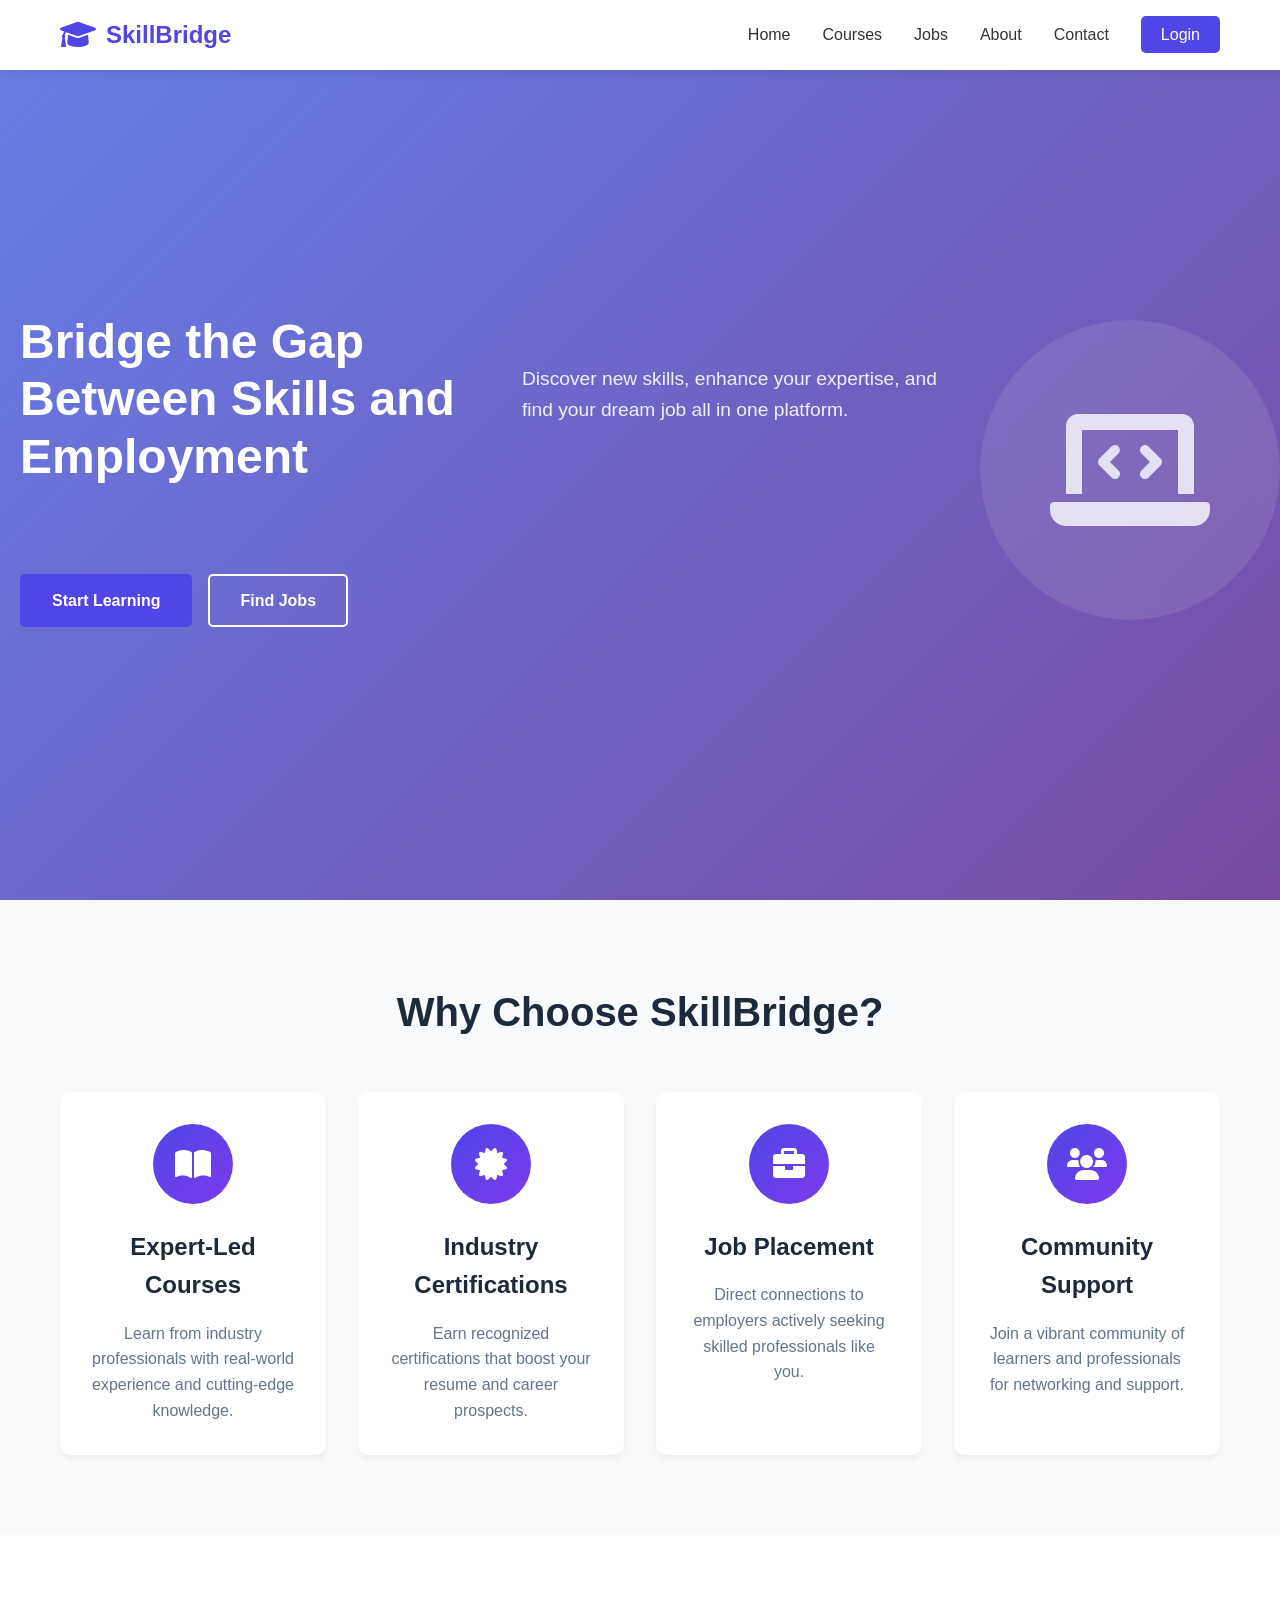
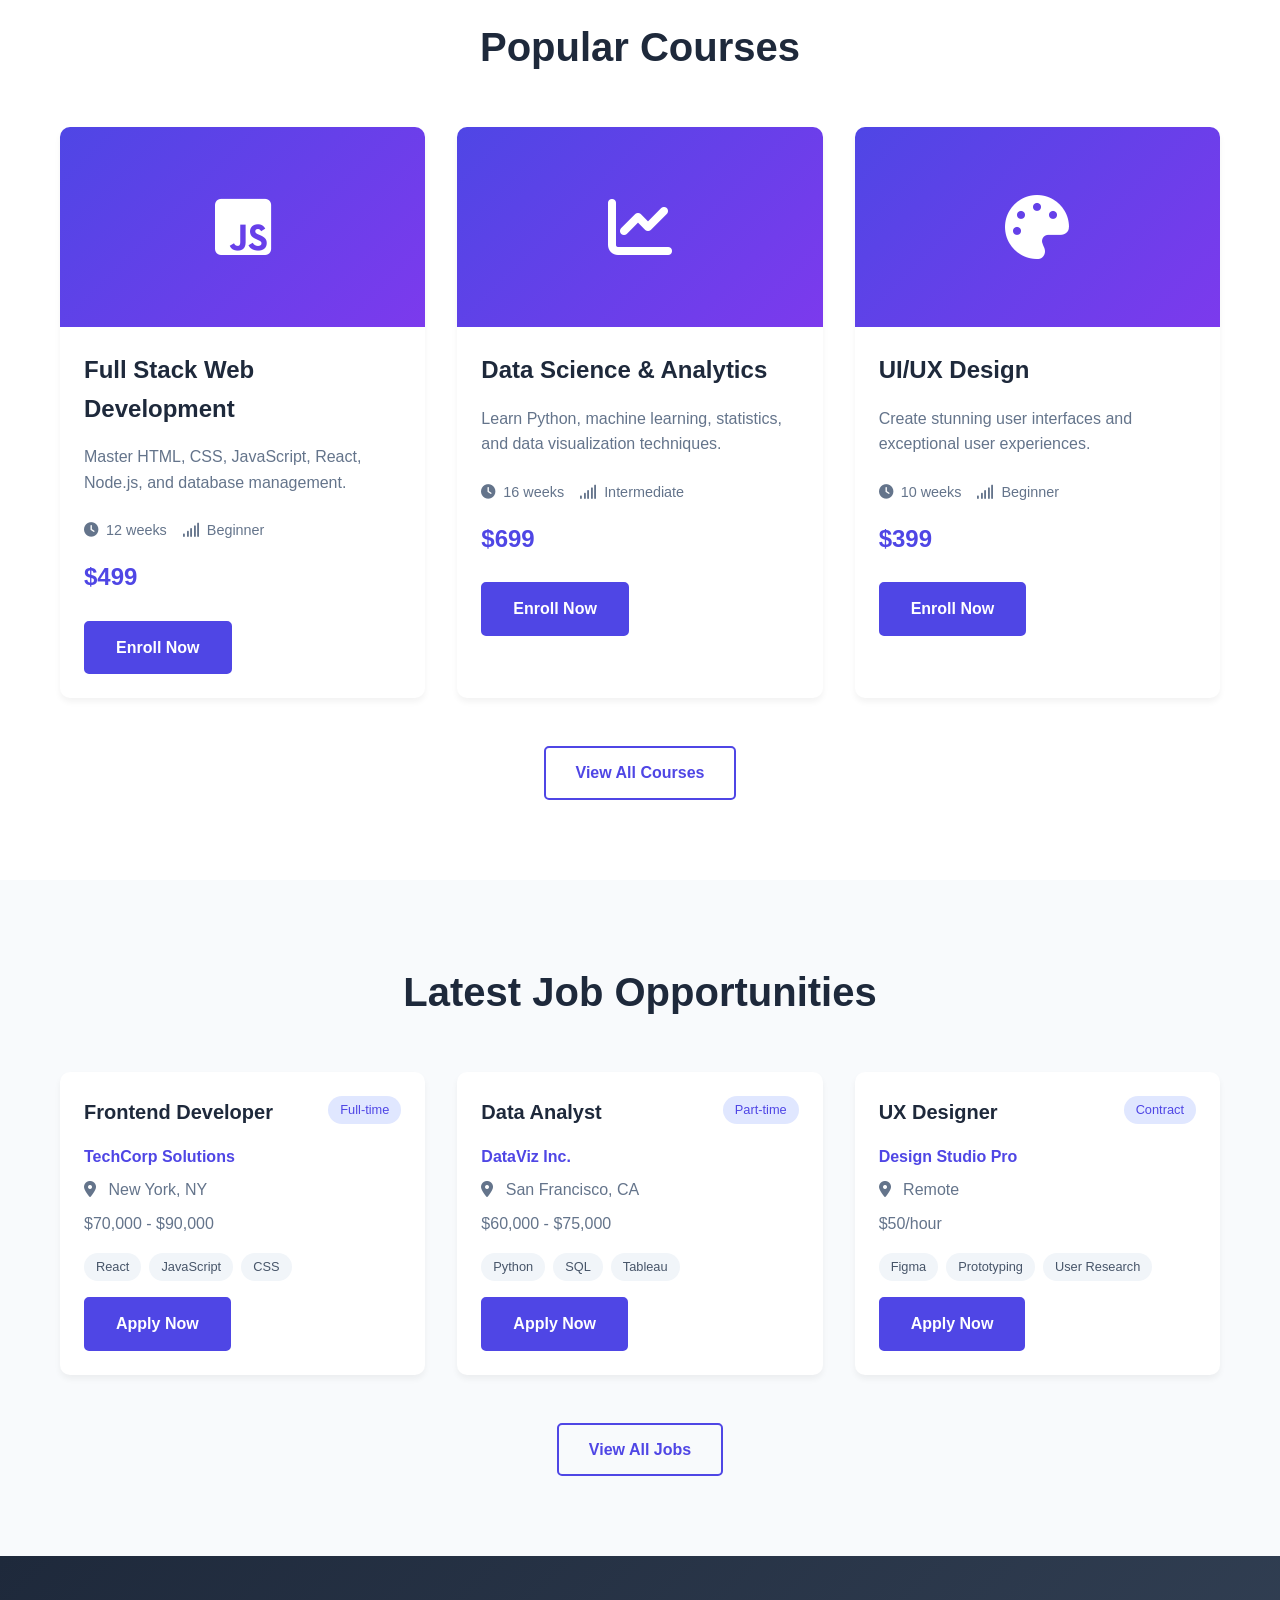
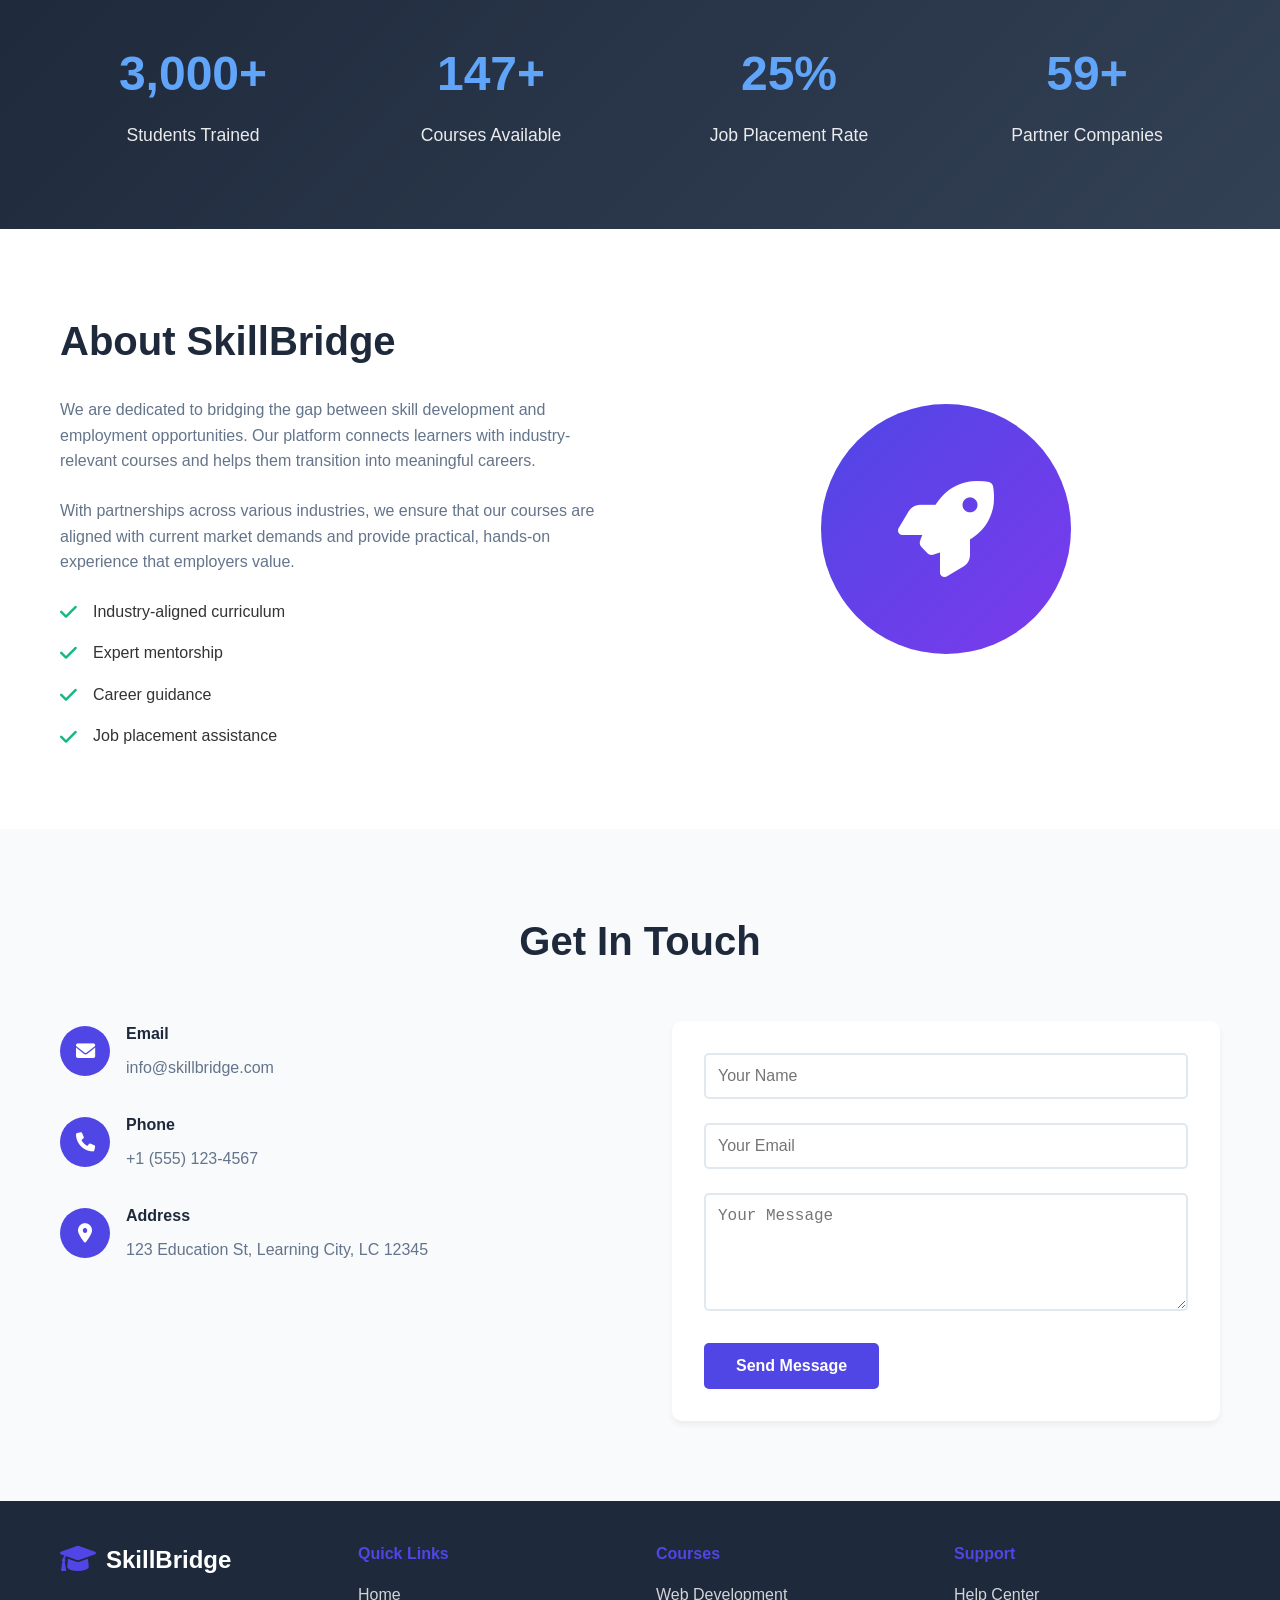
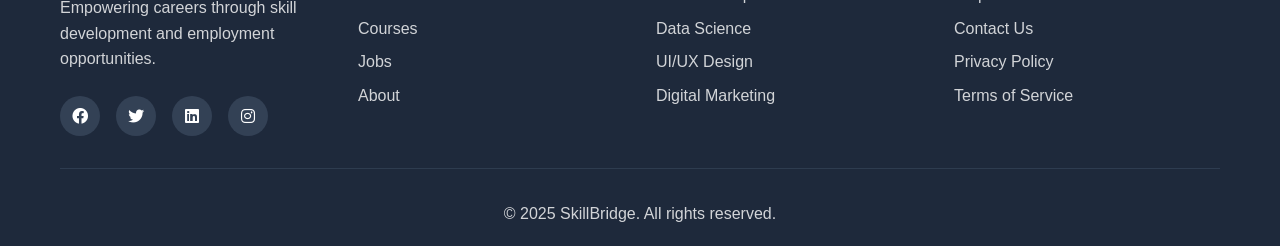
<file: index.html>
<!DOCTYPE html>
<html lang="en">
<head>
    <meta charset="UTF-8">
    <meta name="viewport" content="width=device-width, initial-scale=1.0">
    <title>SkillBridge - Skill Development & Employment Platform</title>
    <link rel="stylesheet" href="styles.css">
    <link href="https://cdnjs.cloudflare.com/ajax/libs/font-awesome/6.0.0/css/all.min.css" rel="stylesheet">
</head>
<body>
    <!-- Navigation -->
    <nav class="navbar">
        <div class="nav-container">
            <div class="nav-logo">
                <i class="fas fa-graduation-cap"></i>
                <span>SkillBridge</span>
            </div>
            <ul class="nav-menu">
                <li><a href="#home" class="nav-link">Home</a></li>
                <li><a href="#courses" class="nav-link">Courses</a></li>
                <li><a href="#jobs" class="nav-link">Jobs</a></li>
                <li><a href="#about" class="nav-link">About</a></li>
                <li><a href="#contact" class="nav-link">Contact</a></li>
                <li><a href="login.html" class="nav-link login-btn">Login</a></li>
            </ul>
            <div class="hamburger">
                <span class="bar"></span>
                <span class="bar"></span>
                <span class="bar"></span>
            </div>
        </div>
    </nav>

    <!-- Hero Section -->
    <section id="home" class="hero">
        <div class="hero-content">
            <h1>Bridge the Gap Between Skills and Employment</h1>
            <p>Discover new skills, enhance your expertise, and find your dream job all in one platform.</p>
            <div class="hero-buttons">
                <a href="#courses" class="btn btn-primary">Start Learning</a>
                <a href="#jobs" class="btn btn-secondary">Find Jobs</a>
            </div>
        </div>
        <div class="hero-image">
            <div class="hero-illustration">
                <i class="fas fa-laptop-code"></i>
            </div>
        </div>
    </section>

    <!-- Features Section -->
    <section class="features">
        <div class="container">
            <h2>Why Choose SkillBridge?</h2>
            <div class="features-grid">
                <div class="feature-card">
                    <div class="feature-icon">
                        <i class="fas fa-book-open"></i>
                    </div>
                    <h3>Expert-Led Courses</h3>
                    <p>Learn from industry professionals with real-world experience and cutting-edge knowledge.</p>
                </div>
                <div class="feature-card">
                    <div class="feature-icon">
                        <i class="fas fa-certificate"></i>
                    </div>
                    <h3>Industry Certifications</h3>
                    <p>Earn recognized certifications that boost your resume and career prospects.</p>
                </div>
                <div class="feature-card">
                    <div class="feature-icon">
                        <i class="fas fa-briefcase"></i>
                    </div>
                    <h3>Job Placement</h3>
                    <p>Direct connections to employers actively seeking skilled professionals like you.</p>
                </div>
                <div class="feature-card">
                    <div class="feature-icon">
                        <i class="fas fa-users"></i>
                    </div>
                    <h3>Community Support</h3>
                    <p>Join a vibrant community of learners and professionals for networking and support.</p>
                </div>
            </div>
        </div>
    </section>

    <!-- Popular Courses Section -->
    <section id="courses" class="courses">
        <div class="container">
            <h2>Popular Courses</h2>
            <div class="courses-grid">
                <div class="course-card">
                    <div class="course-image">
                        <i class="fab fa-js-square"></i>
                    </div>
                    <div class="course-content">
                        <h3>Full Stack Web Development</h3>
                        <p>Master HTML, CSS, JavaScript, React, Node.js, and database management.</p>
                        <div class="course-meta">
                            <span class="duration"><i class="fas fa-clock"></i> 12 weeks</span>
                            <span class="level"><i class="fas fa-signal"></i> Beginner</span>
                        </div>
                        <div class="course-price">$499</div>
                        <a href="course-details.html" class="btn btn-primary">Enroll Now</a>
                    </div>
                </div>
                <div class="course-card">
                    <div class="course-image">
                        <i class="fas fa-chart-line"></i>
                    </div>
                    <div class="course-content">
                        <h3>Data Science & Analytics</h3>
                        <p>Learn Python, machine learning, statistics, and data visualization techniques.</p>
                        <div class="course-meta">
                            <span class="duration"><i class="fas fa-clock"></i> 16 weeks</span>
                            <span class="level"><i class="fas fa-signal"></i> Intermediate</span>
                        </div>
                        <div class="course-price">$699</div>
                        <a href="course-details.html" class="btn btn-primary">Enroll Now</a>
                    </div>
                </div>
                <div class="course-card">
                    <div class="course-image">
                        <i class="fas fa-palette"></i>
                    </div>
                    <div class="course-content">
                        <h3>UI/UX Design</h3>
                        <p>Create stunning user interfaces and exceptional user experiences.</p>
                        <div class="course-meta">
                            <span class="duration"><i class="fas fa-clock"></i> 10 weeks</span>
                            <span class="level"><i class="fas fa-signal"></i> Beginner</span>
                        </div>
                        <div class="course-price">$399</div>
                        <a href="course-details.html" class="btn btn-primary">Enroll Now</a>
                    </div>
                </div>
            </div>
            <div class="text-center">
                <a href="courses.html" class="btn btn-outline">View All Courses</a>
            </div>
        </div>
    </section>

    <!-- Job Opportunities Section -->
    <section id="jobs" class="jobs">
        <div class="container">
            <h2>Latest Job Opportunities</h2>
            <div class="jobs-grid">
                <div class="job-card">
                    <div class="job-header">
                        <h3>Frontend Developer</h3>
                        <span class="job-type">Full-time</span>
                    </div>
                    <div class="job-company">TechCorp Solutions</div>
                    <div class="job-location"><i class="fas fa-map-marker-alt"></i> New York, NY</div>
                    <div class="job-salary">$70,000 - $90,000</div>
                    <div class="job-skills">
                        <span class="skill-tag">React</span>
                        <span class="skill-tag">JavaScript</span>
                        <span class="skill-tag">CSS</span>
                    </div>
                    <a href="job-details.html" class="btn btn-primary">Apply Now</a>
                </div>
                <div class="job-card">
                    <div class="job-header">
                        <h3>Data Analyst</h3>
                        <span class="job-type">Part-time</span>
                    </div>
                    <div class="job-company">DataViz Inc.</div>
                    <div class="job-location"><i class="fas fa-map-marker-alt"></i> San Francisco, CA</div>
                    <div class="job-salary">$60,000 - $75,000</div>
                    <div class="job-skills">
                        <span class="skill-tag">Python</span>
                        <span class="skill-tag">SQL</span>
                        <span class="skill-tag">Tableau</span>
                    </div>
                    <a href="job-details.html" class="btn btn-primary">Apply Now</a>
                </div>
                <div class="job-card">
                    <div class="job-header">
                        <h3>UX Designer</h3>
                        <span class="job-type">Contract</span>
                    </div>
                    <div class="job-company">Design Studio Pro</div>
                    <div class="job-location"><i class="fas fa-map-marker-alt"></i> Remote</div>
                    <div class="job-salary">$50/hour</div>
                    <div class="job-skills">
                        <span class="skill-tag">Figma</span>
                        <span class="skill-tag">Prototyping</span>
                        <span class="skill-tag">User Research</span>
                    </div>
                    <a href="job-details.html" class="btn btn-primary">Apply Now</a>
                </div>
            </div>
            <div class="text-center">
                <a href="jobs.html" class="btn btn-outline">View All Jobs</a>
            </div>
        </div>
    </section>

    <!-- Statistics Section -->
    <section class="stats">
        <div class="container">
            <div class="stats-grid">
                <div class="stat-item">
                    <div class="stat-number">10,000+</div>
                    <div class="stat-label">Students Trained</div>
                </div>
                <div class="stat-item">
                    <div class="stat-number">500+</div>
                    <div class="stat-label">Courses Available</div>
                </div>
                <div class="stat-item">
                    <div class="stat-number">85%</div>
                    <div class="stat-label">Job Placement Rate</div>
                </div>
                <div class="stat-item">
                    <div class="stat-number">200+</div>
                    <div class="stat-label">Partner Companies</div>
                </div>
            </div>
        </div>
    </section>

    <!-- About Section -->
    <section id="about" class="about">
        <div class="container">
            <div class="about-content">
                <div class="about-text">
                    <h2>About SkillBridge</h2>
                    <p>We are dedicated to bridging the gap between skill development and employment opportunities. Our platform connects learners with industry-relevant courses and helps them transition into meaningful careers.</p>
                    <p>With partnerships across various industries, we ensure that our courses are aligned with current market demands and provide practical, hands-on experience that employers value.</p>
                    <div class="about-features">
                        <div class="about-feature">
                            <i class="fas fa-check"></i>
                            <span>Industry-aligned curriculum</span>
                        </div>
                        <div class="about-feature">
                            <i class="fas fa-check"></i>
                            <span>Expert mentorship</span>
                        </div>
                        <div class="about-feature">
                            <i class="fas fa-check"></i>
                            <span>Career guidance</span>
                        </div>
                        <div class="about-feature">
                            <i class="fas fa-check"></i>
                            <span>Job placement assistance</span>
                        </div>
                    </div>
                </div>
                <div class="about-image">
                    <div class="about-illustration">
                        <i class="fas fa-rocket"></i>
                    </div>
                </div>
            </div>
        </div>
    </section>

    <!-- Contact Section -->
    <section id="contact" class="contact">
        <div class="container">
            <h2>Get In Touch</h2>
            <div class="contact-content">
                <div class="contact-info">
                    <div class="contact-item">
                        <i class="fas fa-envelope"></i>
                        <div>
                            <h4>Email</h4>
                            <p>info@skillbridge.com</p>
                        </div>
                    </div>
                    <div class="contact-item">
                        <i class="fas fa-phone"></i>
                        <div>
                            <h4>Phone</h4>
                            <p>+1 (555) 123-4567</p>
                        </div>
                    </div>
                    <div class="contact-item">
                        <i class="fas fa-map-marker-alt"></i>
                        <div>
                            <h4>Address</h4>
                            <p>123 Education St, Learning City, LC 12345</p>
                        </div>
                    </div>
                </div>
                <form class="contact-form">
                    <div class="form-group">
                        <input type="text" placeholder="Your Name" required>
                    </div>
                    <div class="form-group">
                        <input type="email" placeholder="Your Email" required>
                    </div>
                    <div class="form-group">
                        <textarea placeholder="Your Message" rows="5" required></textarea>
                    </div>
                    <button type="submit" class="btn btn-primary">Send Message</button>
                </form>
            </div>
        </div>
    </section>

    <!-- Footer -->
    <footer class="footer">
        <div class="container">
            <div class="footer-content">
                <div class="footer-section">
                    <div class="footer-logo">
                        <i class="fas fa-graduation-cap"></i>
                        <span>SkillBridge</span>
                    </div>
                    <p>Empowering careers through skill development and employment opportunities.</p>
                    <div class="social-links">
                        <a href="#"><i class="fab fa-facebook"></i></a>
                        <a href="#"><i class="fab fa-twitter"></i></a>
                        <a href="#"><i class="fab fa-linkedin"></i></a>
                        <a href="#"><i class="fab fa-instagram"></i></a>
                    </div>
                </div>
                <div class="footer-section">
                    <h4>Quick Links</h4>
                    <ul>
                        <li><a href="#home">Home</a></li>
                        <li><a href="#courses">Courses</a></li>
                        <li><a href="#jobs">Jobs</a></li>
                        <li><a href="#about">About</a></li>
                    </ul>
                </div>
                <div class="footer-section">
                    <h4>Courses</h4>
                    <ul>
                        <li><a href="#">Web Development</a></li>
                        <li><a href="#">Data Science</a></li>
                        <li><a href="#">UI/UX Design</a></li>
                        <li><a href="#">Digital Marketing</a></li>
                    </ul>
                </div>
                <div class="footer-section">
                    <h4>Support</h4>
                    <ul>
                        <li><a href="#">Help Center</a></li>
                        <li><a href="#">Contact Us</a></li>
                        <li><a href="#">Privacy Policy</a></li>
                        <li><a href="#">Terms of Service</a></li>
                    </ul>
                </div>
            </div>
            <div class="footer-bottom">
                <p>&copy; 2025 SkillBridge. All rights reserved.</p>
            </div>
        </div>
    </footer>

    <script src="script.js"></script>
</body>
</html>
</file>
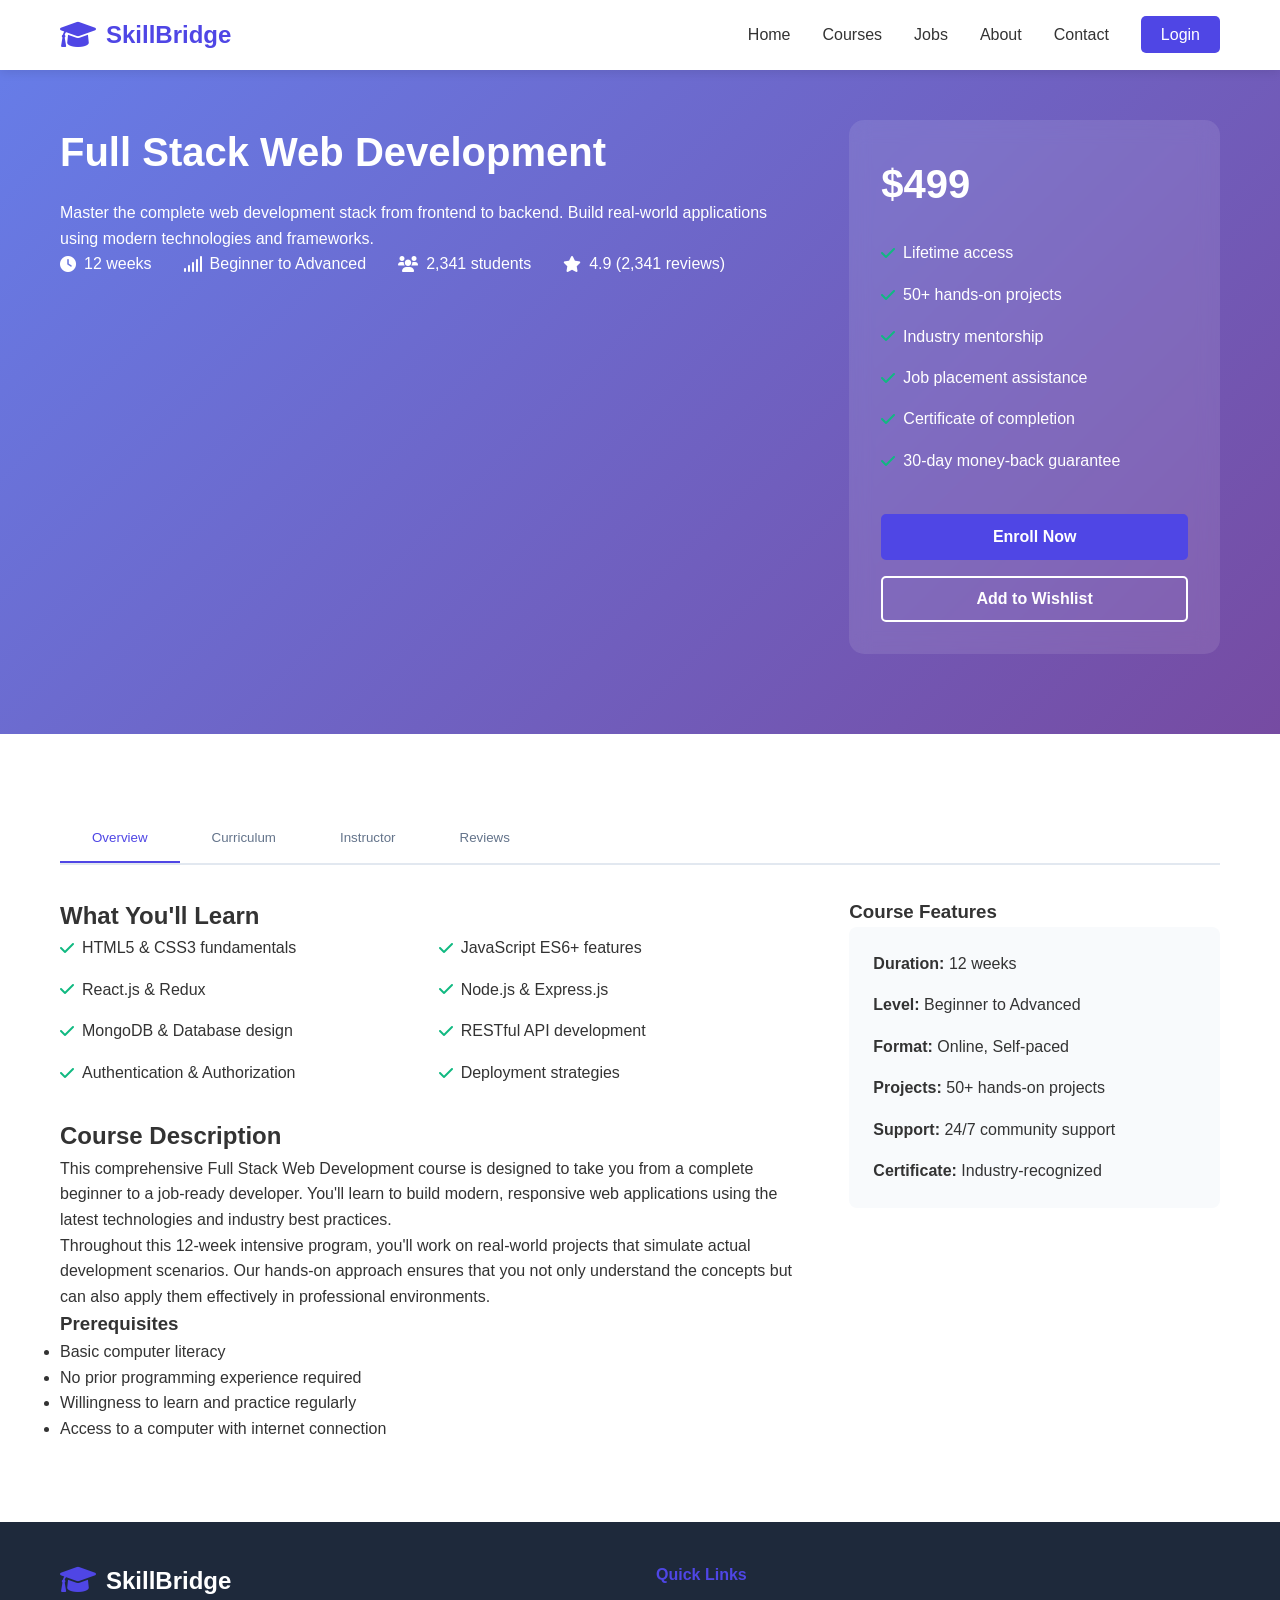
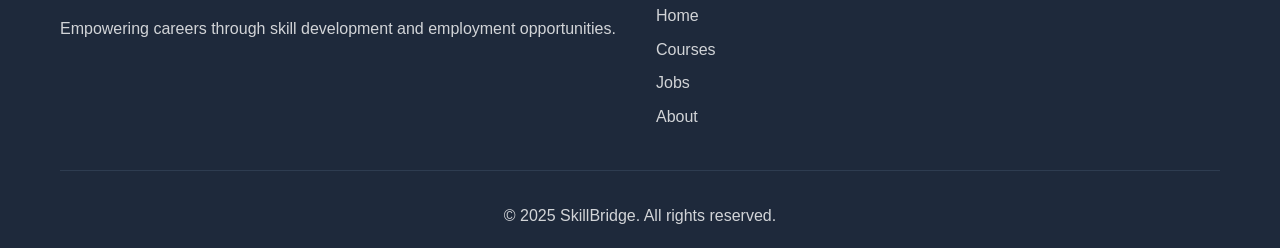
<file: course-details.html>
<!DOCTYPE html>
<html lang="en">
<head>
    <meta charset="UTF-8">
    <meta name="viewport" content="width=device-width, initial-scale=1.0">
    <title>Course Details - Full Stack Web Development | SkillBridge</title>
    <link rel="stylesheet" href="styles.css">
    <link href="https://cdnjs.cloudflare.com/ajax/libs/font-awesome/6.0.0/css/all.min.css" rel="stylesheet">
    <style>
        .course-detail-hero {
            background: linear-gradient(135deg, #667eea 0%, #764ba2 100%);
            color: white;
            padding: 120px 0 80px;
        }
        
        .course-detail-content {
            display: grid;
            grid-template-columns: 2fr 1fr;
            gap: 3rem;
            align-items: start;
        }
        
        .course-info h1 {
            font-size: 2.5rem;
            margin-bottom: 1rem;
        }
        
        .course-meta-header {
            display: flex;
            gap: 2rem;
            margin-bottom: 1.5rem;
            flex-wrap: wrap;
        }
        
        .meta-item {
            display: flex;
            align-items: center;
            gap: 0.5rem;
            font-size: 1rem;
        }
        
        .course-enrollment-card {
            background: rgba(255,255,255,0.1);
            padding: 2rem;
            border-radius: 15px;
            backdrop-filter: blur(10px);
        }
        
        .enrollment-price {
            font-size: 2.5rem;
            font-weight: bold;
            margin-bottom: 1rem;
        }
        
        .enrollment-features {
            list-style: none;
            margin-bottom: 2rem;
        }
        
        .enrollment-features li {
            padding: 0.5rem 0;
            display: flex;
            align-items: center;
            gap: 0.5rem;
        }
        
        .enrollment-features i {
            color: #10b981;
        }
        
        .course-details-section {
            padding: 80px 0;
        }
        
        .course-tabs {
            display: flex;
            border-bottom: 2px solid #e2e8f0;
            margin-bottom: 2rem;
        }
        
        .tab-btn {
            padding: 1rem 2rem;
            border: none;
            background: none;
            cursor: pointer;
            font-weight: 500;
            color: #64748b;
            border-bottom: 2px solid transparent;
            transition: all 0.3s ease;
        }
        
        .tab-btn.active {
            color: #4f46e5;
            border-bottom-color: #4f46e5;
        }
        
        .tab-content {
            display: none;
        }
        
        .tab-content.active {
            display: block;
        }
        
        .curriculum-module {
            background: white;
            border: 1px solid #e2e8f0;
            border-radius: 8px;
            margin-bottom: 1rem;
            overflow: hidden;
        }
        
        .module-header {
            padding: 1.5rem;
            background: #f8fafc;
            cursor: pointer;
            display: flex;
            justify-content: space-between;
            align-items: center;
            border-bottom: 1px solid #e2e8f0;
        }
        
        .module-title {
            font-weight: 600;
            color: #1e293b;
        }
        
        .module-meta {
            color: #64748b;
            font-size: 0.9rem;
        }
        
        .module-content {
            display: none;
            padding: 1.5rem;
        }
        
        .module-content.show {
            display: block;
        }
        
        .lesson-item {
            display: flex;
            justify-content: space-between;
            align-items: center;
            padding: 0.75rem 0;
            border-bottom: 1px solid #f1f5f9;
        }
        
        .lesson-item:last-child {
            border-bottom: none;
        }
        
        .lesson-title {
            display: flex;
            align-items: center;
            gap: 0.5rem;
        }
        
        .lesson-duration {
            color: #64748b;
            font-size: 0.9rem;
        }
        
        .instructor-card {
            background: white;
            border-radius: 10px;
            padding: 2rem;
            box-shadow: 0 4px 6px rgba(0,0,0,0.05);
            margin-bottom: 2rem;
        }
        
        .instructor-info {
            display: flex;
            gap: 1.5rem;
            align-items: center;
            margin-bottom: 1.5rem;
        }
        
        .instructor-avatar {
            width: 80px;
            height: 80px;
            border-radius: 50%;
            background: linear-gradient(135deg, #4f46e5, #7c3aed);
            display: flex;
            align-items: center;
            justify-content: center;
            color: white;
            font-size: 2rem;
        }
        
        .instructor-details h3 {
            margin-bottom: 0.5rem;
            color: #1e293b;
        }
        
        .instructor-title {
            color: #4f46e5;
            font-weight: 500;
        }
        
        .review-card {
            background: white;
            border-radius: 10px;
            padding: 1.5rem;
            margin-bottom: 1.5rem;
            box-shadow: 0 2px 4px rgba(0,0,0,0.05);
        }
        
        .review-header {
            display: flex;
            justify-content: space-between;
            align-items: center;
            margin-bottom: 1rem;
        }
        
        .reviewer-info {
            display: flex;
            align-items: center;
            gap: 1rem;
        }
        
        .reviewer-avatar {
            width: 40px;
            height: 40px;
            border-radius: 50%;
            background: #e2e8f0;
            display: flex;
            align-items: center;
            justify-content: center;
            color: #64748b;
        }
        
        .stars {
            color: #fbbf24;
        }
        
        .floating-enrollment {
            position: fixed;
            bottom: 20px;
            right: 20px;
            background: white;
            padding: 1.5rem;
            border-radius: 10px;
            box-shadow: 0 10px 30px rgba(0,0,0,0.1);
            display: none;
            z-index: 1000;
        }
        
        .floating-enrollment.show {
            display: block;
        }
        
        @media (max-width: 768px) {
            .course-detail-content {
                grid-template-columns: 1fr;
            }
            
            .course-tabs {
                flex-wrap: wrap;
            }
            
            .tab-btn {
                flex: 1;
                min-width: 120px;
            }
        }
    </style>
</head>
<body>
    <!-- Navigation -->
    <nav class="navbar">
        <div class="nav-container">
            <div class="nav-logo">
                <i class="fas fa-graduation-cap"></i>
                <span>SkillBridge</span>
            </div>
            <ul class="nav-menu">
                <li><a href="index.html" class="nav-link">Home</a></li>
                <li><a href="courses.html" class="nav-link">Courses</a></li>
                <li><a href="jobs.html" class="nav-link">Jobs</a></li>
                <li><a href="index.html#about" class="nav-link">About</a></li>
                <li><a href="index.html#contact" class="nav-link">Contact</a></li>
                <li><a href="login.html" class="nav-link login-btn">Login</a></li>
            </ul>
        </div>
    </nav>

    <!-- Course Detail Hero -->
    <section class="course-detail-hero">
        <div class="container">
            <div class="course-detail-content">
                <div class="course-info">
                    <h1>Full Stack Web Development</h1>
                    <p>Master the complete web development stack from frontend to backend. Build real-world applications using modern technologies and frameworks.</p>
                    
                    <div class="course-meta-header">
                        <div class="meta-item">
                            <i class="fas fa-clock"></i>
                            <span>12 weeks</span>
                        </div>
                        <div class="meta-item">
                            <i class="fas fa-signal"></i>
                            <span>Beginner to Advanced</span>
                        </div>
                        <div class="meta-item">
                            <i class="fas fa-users"></i>
                            <span>2,341 students</span>
                        </div>
                        <div class="meta-item">
                            <i class="fas fa-star"></i>
                            <span>4.9 (2,341 reviews)</span>
                        </div>
                    </div>
                </div>
                
                <div class="course-enrollment-card">
                    <div class="enrollment-price">$499</div>
                    <ul class="enrollment-features">
                        <li><i class="fas fa-check"></i> Lifetime access</li>
                        <li><i class="fas fa-check"></i> 50+ hands-on projects</li>
                        <li><i class="fas fa-check"></i> Industry mentorship</li>
                        <li><i class="fas fa-check"></i> Job placement assistance</li>
                        <li><i class="fas fa-check"></i> Certificate of completion</li>
                        <li><i class="fas fa-check"></i> 30-day money-back guarantee</li>
                    </ul>
                    <button class="btn btn-primary" style="width: 100%; margin-bottom: 1rem;" onclick="enrollInCourse('Full Stack Web Development')">
                        Enroll Now
                    </button>
                    <button class="btn btn-secondary" style="width: 100%;">
                        Add to Wishlist
                    </button>
                </div>
            </div>
        </div>
    </section>

    <!-- Course Details -->
    <section class="course-details-section">
        <div class="container">
            <div class="course-tabs">
                <button class="tab-btn active" onclick="showTab('overview')">Overview</button>
                <button class="tab-btn" onclick="showTab('curriculum')">Curriculum</button>
                <button class="tab-btn" onclick="showTab('instructor')">Instructor</button>
                <button class="tab-btn" onclick="showTab('reviews')">Reviews</button>
            </div>

            <!-- Overview Tab -->
            <div id="overview" class="tab-content active">
                <div style="display: grid; grid-template-columns: 2fr 1fr; gap: 3rem;">
                    <div>
                        <h2>What You'll Learn</h2>
                        <div style="display: grid; grid-template-columns: 1fr 1fr; gap: 1rem; margin-bottom: 2rem;">
                            <div style="display: flex; align-items: center; gap: 0.5rem;">
                                <i class="fas fa-check" style="color: #10b981;"></i>
                                <span>HTML5 & CSS3 fundamentals</span>
                            </div>
                            <div style="display: flex; align-items: center; gap: 0.5rem;">
                                <i class="fas fa-check" style="color: #10b981;"></i>
                                <span>JavaScript ES6+ features</span>
                            </div>
                            <div style="display: flex; align-items: center; gap: 0.5rem;">
                                <i class="fas fa-check" style="color: #10b981;"></i>
                                <span>React.js & Redux</span>
                            </div>
                            <div style="display: flex; align-items: center; gap: 0.5rem;">
                                <i class="fas fa-check" style="color: #10b981;"></i>
                                <span>Node.js & Express.js</span>
                            </div>
                            <div style="display: flex; align-items: center; gap: 0.5rem;">
                                <i class="fas fa-check" style="color: #10b981;"></i>
                                <span>MongoDB & Database design</span>
                            </div>
                            <div style="display: flex; align-items: center; gap: 0.5rem;">
                                <i class="fas fa-check" style="color: #10b981;"></i>
                                <span>RESTful API development</span>
                            </div>
                            <div style="display: flex; align-items: center; gap: 0.5rem;">
                                <i class="fas fa-check" style="color: #10b981;"></i>
                                <span>Authentication & Authorization</span>
                            </div>
                            <div style="display: flex; align-items: center; gap: 0.5rem;">
                                <i class="fas fa-check" style="color: #10b981;"></i>
                                <span>Deployment strategies</span>
                            </div>
                        </div>

                        <h2>Course Description</h2>
                        <p>This comprehensive Full Stack Web Development course is designed to take you from a complete beginner to a job-ready developer. You'll learn to build modern, responsive web applications using the latest technologies and industry best practices.</p>
                        
                        <p>Throughout this 12-week intensive program, you'll work on real-world projects that simulate actual development scenarios. Our hands-on approach ensures that you not only understand the concepts but can also apply them effectively in professional environments.</p>

                        <h3>Prerequisites</h3>
                        <ul>
                            <li>Basic computer literacy</li>
                            <li>No prior programming experience required</li>
                            <li>Willingness to learn and practice regularly</li>
                            <li>Access to a computer with internet connection</li>
                        </ul>
                    </div>
                    
                    <div>
                        <h3>Course Features</h3>
                        <div style="background: #f8fafc; padding: 1.5rem; border-radius: 8px;">
                            <div style="margin-bottom: 1rem;">
                                <strong>Duration:</strong> 12 weeks
                            </div>
                            <div style="margin-bottom: 1rem;">
                                <strong>Level:</strong> Beginner to Advanced
                            </div>
                            <div style="margin-bottom: 1rem;">
                                <strong>Format:</strong> Online, Self-paced
                            </div>
                            <div style="margin-bottom: 1rem;">
                                <strong>Projects:</strong> 50+ hands-on projects
                            </div>
                            <div style="margin-bottom: 1rem;">
                                <strong>Support:</strong> 24/7 community support
                            </div>
                            <div>
                                <strong>Certificate:</strong> Industry-recognized
                            </div>
                        </div>
                    </div>
                </div>
            </div>

            <!-- Curriculum Tab -->
            <div id="curriculum" class="tab-content">
                <h2>Course Curriculum</h2>
                <p>12 modules • 120+ lessons • 80+ hours of content</p>
                
                <div class="curriculum-module">
                    <div class="module-header" onclick="toggleModule(this)">
                        <div>
                            <div class="module-title">Module 1: Web Development Fundamentals</div>
                            <div class="module-meta">8 lessons • 6 hours</div>
                        </div>
                        <i class="fas fa-chevron-down"></i>
                    </div>
                    <div class="module-content">
                        <div class="lesson-item">
                            <div class="lesson-title">
                                <i class="fas fa-play-circle"></i>
                                Introduction to Web Development
                            </div>
                            <div class="lesson-duration">15 min</div>
                        </div>
                        <div class="lesson-item">
                            <div class="lesson-title">
                                <i class="fas fa-play-circle"></i>
                                Setting up Development Environment
                            </div>
                            <div class="lesson-duration">30 min</div>
                        </div>
                        <div class="lesson-item">
                            <div class="lesson-title">
                                <i class="fas fa-play-circle"></i>
                                How the Web Works
                            </div>
                            <div class="lesson-duration">45 min</div>
                        </div>
                    </div>
                </div>

                <div class="curriculum-module">
                    <div class="module-header" onclick="toggleModule(this)">
                        <div>
                            <div class="module-title">Module 2: HTML5 & CSS3</div>
                            <div class="module-meta">12 lessons • 8 hours</div>
                        </div>
                        <i class="fas fa-chevron-down"></i>
                    </div>
                    <div class="module-content">
                        <div class="lesson-item">
                            <div class="lesson-title">
                                <i class="fas fa-play-circle"></i>
                                HTML5 Structure and Semantics
                            </div>
                            <div class="lesson-duration">45 min</div>
                        </div>
                        <div class="lesson-item">
                            <div class="lesson-title">
                                <i class="fas fa-play-circle"></i>
                                CSS3 Styling and Layout
                            </div>
                            <div class="lesson-duration">60 min</div>
                        </div>
                        <div class="lesson-item">
                            <div class="lesson-title">
                                <i class="fas fa-play-circle"></i>
                                Responsive Design with Flexbox and Grid
                            </div>
                            <div class="lesson-duration">90 min</div>
                        </div>
                    </div>
                </div>

                <div class="curriculum-module">
                    <div class="module-header" onclick="toggleModule(this)">
                        <div>
                            <div class="module-title">Module 3: JavaScript Fundamentals</div>
                            <div class="module-meta">15 lessons • 12 hours</div>
                        </div>
                        <i class="fas fa-chevron-down"></i>
                    </div>
                </div>

                <!-- More modules... -->
            </div>

            <!-- Instructor Tab -->
            <div id="instructor" class="tab-content">
                <div class="instructor-card">
                    <div class="instructor-info">
                        <div class="instructor-avatar">
                            <i class="fas fa-user"></i>
                        </div>
                        <div class="instructor-details">
                            <h3>John Smith</h3>
                            <div class="instructor-title">Senior Full Stack Developer at Google</div>
                        </div>
                    </div>
                    <p>John is a seasoned full stack developer with over 8 years of experience at leading tech companies including Google and Facebook. He has mentored hundreds of developers and is passionate about teaching modern web development practices.</p>
                    
                    <div style="margin-top: 2rem;">
                        <h4>Expertise</h4>
                        <div style="display: flex; flex-wrap: wrap; gap: 0.5rem; margin-top: 1rem;">
                            <span class="skill-tag">JavaScript</span>
                            <span class="skill-tag">React</span>
                            <span class="skill-tag">Node.js</span>
                            <span class="skill-tag">MongoDB</span>
                            <span class="skill-tag">AWS</span>
                            <span class="skill-tag">Docker</span>
                        </div>
                    </div>
                </div>
            </div>

            <!-- Reviews Tab -->
            <div id="reviews" class="tab-content">
                <div style="margin-bottom: 2rem;">
                    <h2>Student Reviews</h2>
                    <div style="display: flex; align-items: center; gap: 1rem; margin-bottom: 2rem;">
                        <div style="font-size: 3rem; font-weight: bold; color: #4f46e5;">4.9</div>
                        <div>
                            <div class="stars" style="font-size: 1.5rem; margin-bottom: 0.5rem;">
                                <i class="fas fa-star"></i>
                                <i class="fas fa-star"></i>
                                <i class="fas fa-star"></i>
                                <i class="fas fa-star"></i>
                                <i class="fas fa-star"></i>
                            </div>
                            <div>Based on 2,341 reviews</div>
                        </div>
                    </div>
                </div>

                <div class="review-card">
                    <div class="review-header">
                        <div class="reviewer-info">
                            <div class="reviewer-avatar">
                                <i class="fas fa-user"></i>
                            </div>
                            <div>
                                <div style="font-weight: 600;">Sarah Johnson</div>
                                <div style="font-size: 0.9rem; color: #64748b;">2 weeks ago</div>
                            </div>
                        </div>
                        <div class="stars">
                            <i class="fas fa-star"></i>
                            <i class="fas fa-star"></i>
                            <i class="fas fa-star"></i>
                            <i class="fas fa-star"></i>
                            <i class="fas fa-star"></i>
                        </div>
                    </div>
                    <p>This course exceeded my expectations! The instructor explains complex concepts in a very clear and practical way. The projects are challenging but achievable, and I feel confident applying for developer positions now.</p>
                </div>

                <div class="review-card">
                    <div class="review-header">
                        <div class="reviewer-info">
                            <div class="reviewer-avatar">
                                <i class="fas fa-user"></i>
                            </div>
                            <div>
                                <div style="font-weight: 600;">Mike Chen</div>
                                <div style="font-size: 0.9rem; color: #64748b;">1 month ago</div>
                            </div>
                        </div>
                        <div class="stars">
                            <i class="fas fa-star"></i>
                            <i class="fas fa-star"></i>
                            <i class="fas fa-star"></i>
                            <i class="fas fa-star"></i>
                            <i class="fas fa-star"></i>
                        </div>
                    </div>
                    <p>Amazing course! I went from knowing nothing about programming to building full stack applications. The job placement assistance actually helped me land a position at a startup. Highly recommended!</p>
                </div>
            </div>
        </div>
    </section>

    <!-- Floating Enrollment Card -->
    <div class="floating-enrollment" id="floatingEnrollment">
        <div style="display: flex; align-items: center; gap: 1rem;">
            <div>
                <div style="font-size: 1.5rem; font-weight: bold; color: #4f46e5;">$499</div>
                <div style="font-size: 0.9rem; color: #64748b;">Full Stack Web Development</div>
            </div>
            <button class="btn btn-primary" onclick="enrollInCourse('Full Stack Web Development')">
                Enroll Now
            </button>
        </div>
    </div>

    <!-- Footer -->
    <footer class="footer">
        <div class="container">
            <div class="footer-content">
                <div class="footer-section">
                    <div class="footer-logo">
                        <i class="fas fa-graduation-cap"></i>
                        <span>SkillBridge</span>
                    </div>
                    <p>Empowering careers through skill development and employment opportunities.</p>
                </div>
                <div class="footer-section">
                    <h4>Quick Links</h4>
                    <ul>
                        <li><a href="index.html">Home</a></li>
                        <li><a href="courses.html">Courses</a></li>
                        <li><a href="jobs.html">Jobs</a></li>
                        <li><a href="index.html#about">About</a></li>
                    </ul>
                </div>
            </div>
            <div class="footer-bottom">
                <p>&copy; 2025 SkillBridge. All rights reserved.</p>
            </div>
        </div>
    </footer>

    <script src="script.js"></script>
    <script>
        // Tab functionality
        function showTab(tabName) {
            // Hide all tab contents
            const tabContents = document.querySelectorAll('.tab-content');
            tabContents.forEach(content => content.classList.remove('active'));
            
            // Remove active class from all tab buttons
            const tabButtons = document.querySelectorAll('.tab-btn');
            tabButtons.forEach(btn => btn.classList.remove('active'));
            
            // Show selected tab content
            document.getElementById(tabName).classList.add('active');
            
            // Add active class to clicked button
            event.target.classList.add('active');
        }

        // Module toggle functionality
        function toggleModule(moduleHeader) {
            const content = moduleHeader.nextElementSibling;
            const icon = moduleHeader.querySelector('i');
            
            content.classList.toggle('show');
            
            if (content.classList.contains('show')) {
                icon.classList.replace('fa-chevron-down', 'fa-chevron-up');
            } else {
                icon.classList.replace('fa-chevron-up', 'fa-chevron-down');
            }
        }

        // Floating enrollment card
        window.addEventListener('scroll', function() {
            const enrollmentCard = document.querySelector('.course-enrollment-card');
            const floatingCard = document.getElementById('floatingEnrollment');
            
            if (enrollmentCard) {
                const rect = enrollmentCard.getBoundingClientRect();
                
                if (rect.bottom < 0) {
                    floatingCard.classList.add('show');
                } else {
                    floatingCard.classList.remove('show');
                }
            }
        });
    </script>
</body>
</html>
</file>
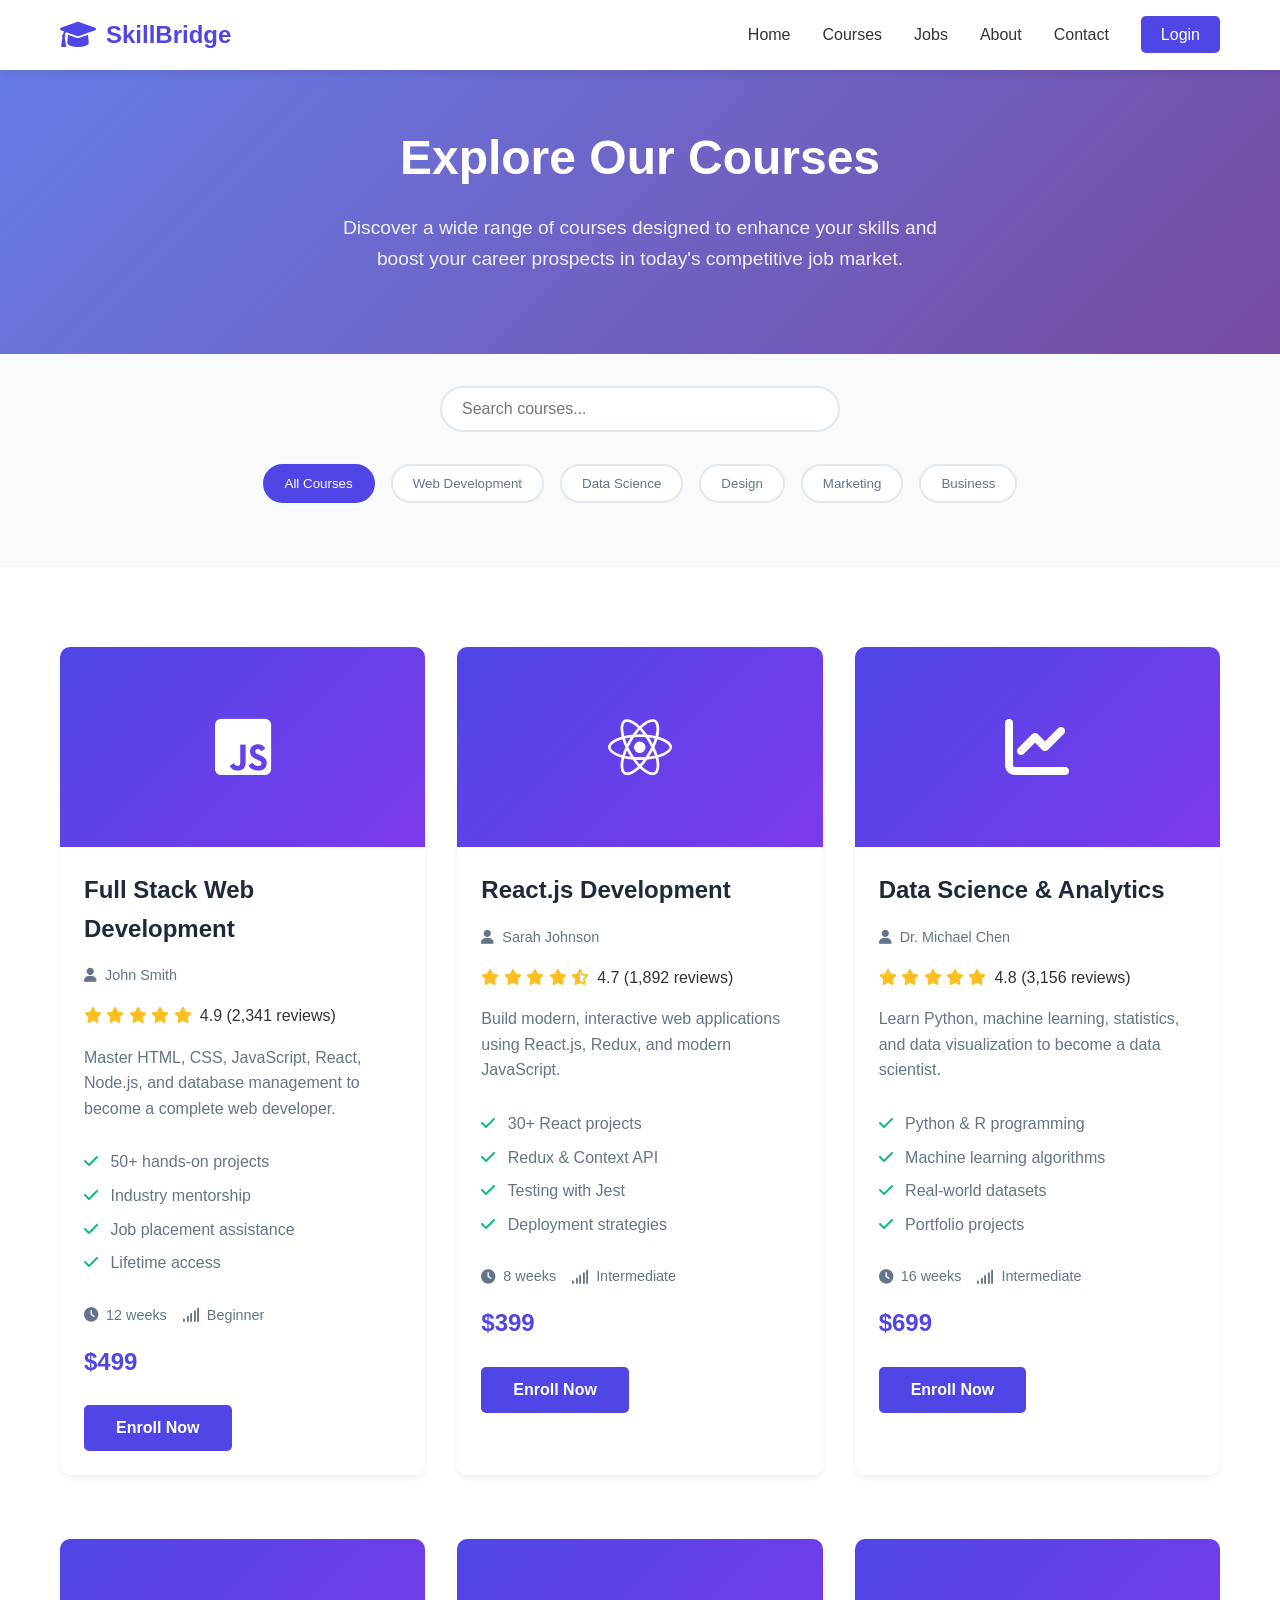
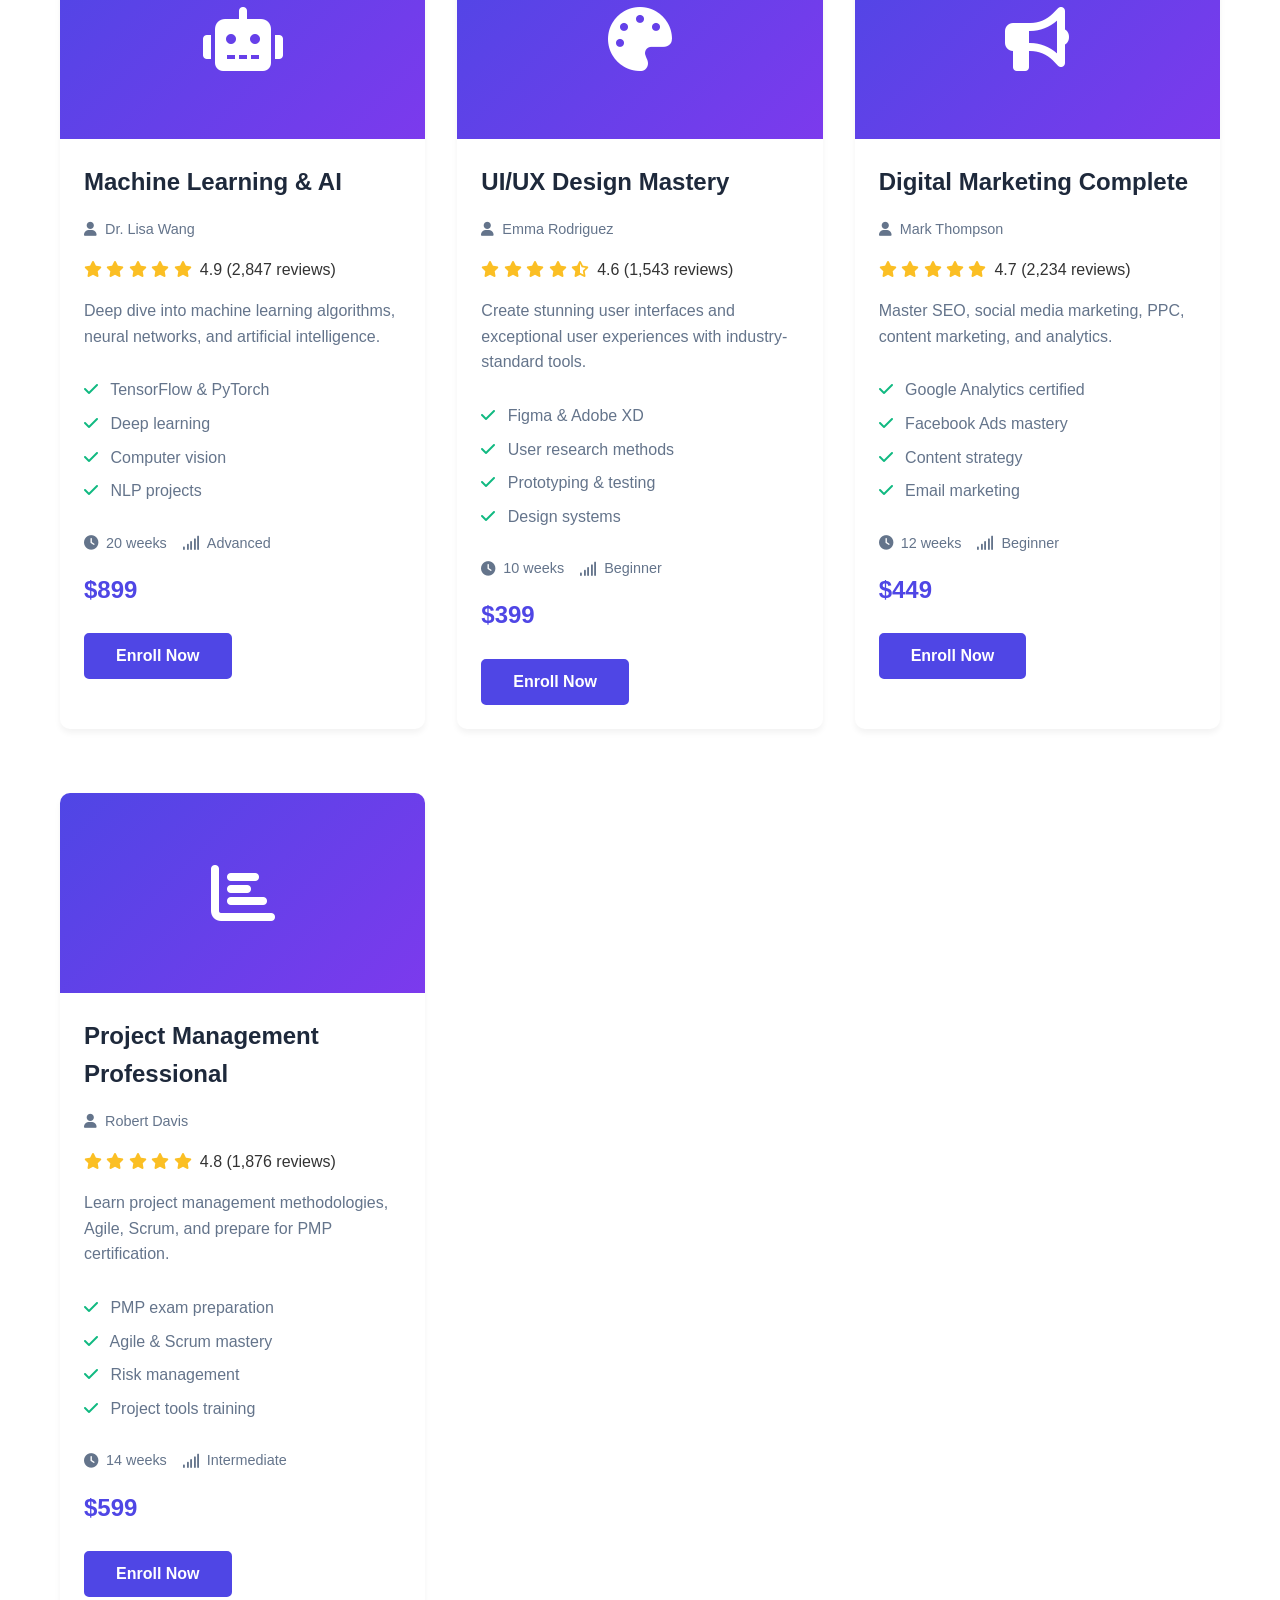
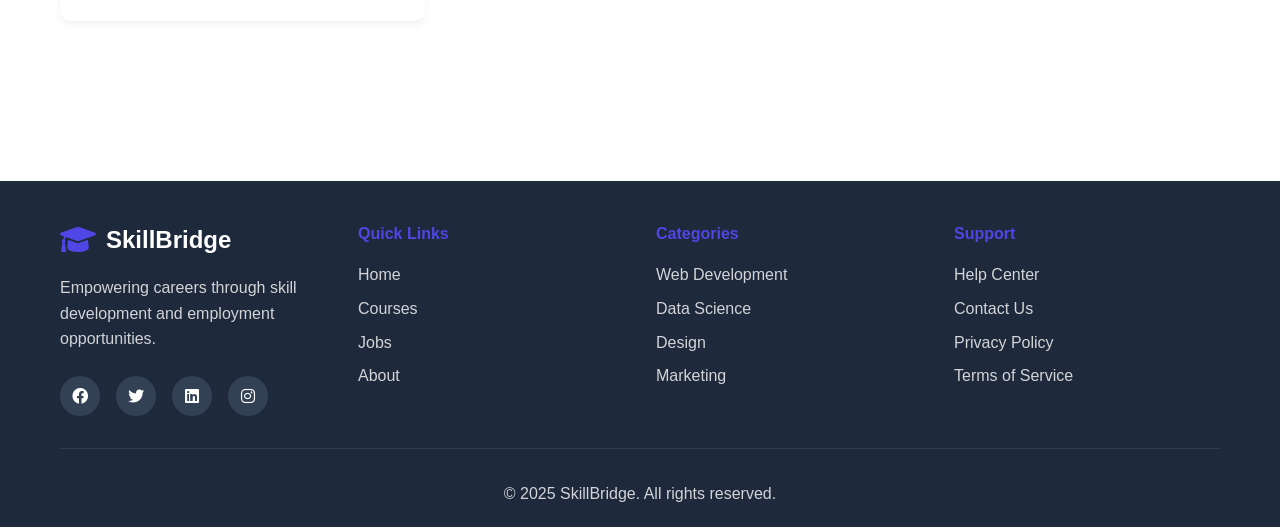
<file: courses.html>
<!DOCTYPE html>
<html lang="en">
<head>
    <meta charset="UTF-8">
    <meta name="viewport" content="width=device-width, initial-scale=1.0">
    <title>Courses - SkillBridge</title>
    <link rel="stylesheet" href="styles.css">
    <link href="https://cdnjs.cloudflare.com/ajax/libs/font-awesome/6.0.0/css/all.min.css" rel="stylesheet">
    <style>
        .courses-hero {
            background: linear-gradient(135deg, #667eea 0%, #764ba2 100%);
            color: white;
            padding: 120px 0 80px;
            text-align: center;
        }
        
        .courses-hero h1 {
            font-size: 3rem;
            margin-bottom: 1rem;
        }
        
        .courses-hero p {
            font-size: 1.2rem;
            opacity: 0.9;
            max-width: 600px;
            margin: 0 auto;
        }
        
        .course-filters {
            padding: 2rem 0;
            background: #f8fafc;
        }
        
        .filter-container {
            display: flex;
            justify-content: center;
            flex-wrap: wrap;
            gap: 1rem;
            margin-bottom: 2rem;
        }
        
        .filter-btn {
            padding: 10px 20px;
            background: white;
            border: 2px solid #e2e8f0;
            border-radius: 25px;
            cursor: pointer;
            transition: all 0.3s ease;
            font-weight: 500;
            color: #64748b;
        }
        
        .filter-btn:hover,
        .filter-btn.active {
            background: #4f46e5;
            color: white;
            border-color: #4f46e5;
        }
        
        .search-container {
            display: flex;
            justify-content: center;
            margin-bottom: 2rem;
        }
        
        .search-input {
            width: 100%;
            max-width: 400px;
            padding: 12px 20px;
            border: 2px solid #e2e8f0;
            border-radius: 25px;
            font-size: 1rem;
            outline: none;
            transition: border-color 0.3s ease;
        }
        
        .search-input:focus {
            border-color: #4f46e5;
        }
        
        .course-card {
            margin-bottom: 2rem;
        }
        
        .course-instructor {
            display: flex;
            align-items: center;
            gap: 0.5rem;
            margin-bottom: 1rem;
            font-size: 0.9rem;
            color: #64748b;
        }
        
        .course-rating {
            display: flex;
            align-items: center;
            gap: 0.5rem;
            margin-bottom: 1rem;
        }
        
        .stars {
            color: #fbbf24;
        }
        
        .course-features {
            list-style: none;
            margin-bottom: 1.5rem;
        }
        
        .course-features li {
            padding: 0.25rem 0;
            color: #64748b;
        }
        
        .course-features li i {
            color: #10b981;
            margin-right: 0.5rem;
        }
    </style>
</head>
<body>
    <!-- Navigation -->
    <nav class="navbar">
        <div class="nav-container">
            <div class="nav-logo">
                <i class="fas fa-graduation-cap"></i>
                <span>SkillBridge</span>
            </div>
            <ul class="nav-menu">
                <li><a href="index.html" class="nav-link">Home</a></li>
                <li><a href="courses.html" class="nav-link">Courses</a></li>
                <li><a href="jobs.html" class="nav-link">Jobs</a></li>
                <li><a href="index.html#about" class="nav-link">About</a></li>
                <li><a href="index.html#contact" class="nav-link">Contact</a></li>
                <li><a href="login.html" class="nav-link login-btn">Login</a></li>
            </ul>
            <div class="hamburger">
                <span class="bar"></span>
                <span class="bar"></span>
                <span class="bar"></span>
            </div>
        </div>
    </nav>

    <!-- Hero Section -->
    <section class="courses-hero">
        <div class="container">
            <h1>Explore Our Courses</h1>
            <p>Discover a wide range of courses designed to enhance your skills and boost your career prospects in today's competitive job market.</p>
        </div>
    </section>

    <!-- Course Filters -->
    <section class="course-filters">
        <div class="container">
            <div class="search-container">
                <input type="text" class="search-input" placeholder="Search courses...">
            </div>
            <div class="filter-container">
                <button class="filter-btn active" data-filter="all">All Courses</button>
                <button class="filter-btn" data-filter="web-development">Web Development</button>
                <button class="filter-btn" data-filter="data-science">Data Science</button>
                <button class="filter-btn" data-filter="design">Design</button>
                <button class="filter-btn" data-filter="marketing">Marketing</button>
                <button class="filter-btn" data-filter="business">Business</button>
            </div>
        </div>
    </section>

    <!-- Courses Grid -->
    <section class="courses">
        <div class="container">
            <div class="courses-grid">
                <!-- Web Development Courses -->
                <div class="course-card" data-category="web-development">
                    <div class="course-image">
                        <i class="fab fa-js-square"></i>
                    </div>
                    <div class="course-content">
                        <h3>Full Stack Web Development</h3>
                        <div class="course-instructor">
                            <i class="fas fa-user"></i>
                            <span>John Smith</span>
                        </div>
                        <div class="course-rating">
                            <div class="stars">
                                <i class="fas fa-star"></i>
                                <i class="fas fa-star"></i>
                                <i class="fas fa-star"></i>
                                <i class="fas fa-star"></i>
                                <i class="fas fa-star"></i>
                            </div>
                            <span>4.9 (2,341 reviews)</span>
                        </div>
                        <p>Master HTML, CSS, JavaScript, React, Node.js, and database management to become a complete web developer.</p>
                        <ul class="course-features">
                            <li><i class="fas fa-check"></i> 50+ hands-on projects</li>
                            <li><i class="fas fa-check"></i> Industry mentorship</li>
                            <li><i class="fas fa-check"></i> Job placement assistance</li>
                            <li><i class="fas fa-check"></i> Lifetime access</li>
                        </ul>
                        <div class="course-meta">
                            <span class="duration"><i class="fas fa-clock"></i> 12 weeks</span>
                            <span class="level"><i class="fas fa-signal"></i> Beginner</span>
                        </div>
                        <div class="course-price">$499</div>
                        <button class="btn btn-primary" onclick="enrollInCourse('Full Stack Web Development')">Enroll Now</button>
                    </div>
                </div>

                <div class="course-card" data-category="web-development">
                    <div class="course-image">
                        <i class="fab fa-react"></i>
                    </div>
                    <div class="course-content">
                        <h3>React.js Development</h3>
                        <div class="course-instructor">
                            <i class="fas fa-user"></i>
                            <span>Sarah Johnson</span>
                        </div>
                        <div class="course-rating">
                            <div class="stars">
                                <i class="fas fa-star"></i>
                                <i class="fas fa-star"></i>
                                <i class="fas fa-star"></i>
                                <i class="fas fa-star"></i>
                                <i class="fas fa-star-half-alt"></i>
                            </div>
                            <span>4.7 (1,892 reviews)</span>
                        </div>
                        <p>Build modern, interactive web applications using React.js, Redux, and modern JavaScript.</p>
                        <ul class="course-features">
                            <li><i class="fas fa-check"></i> 30+ React projects</li>
                            <li><i class="fas fa-check"></i> Redux & Context API</li>
                            <li><i class="fas fa-check"></i> Testing with Jest</li>
                            <li><i class="fas fa-check"></i> Deployment strategies</li>
                        </ul>
                        <div class="course-meta">
                            <span class="duration"><i class="fas fa-clock"></i> 8 weeks</span>
                            <span class="level"><i class="fas fa-signal"></i> Intermediate</span>
                        </div>
                        <div class="course-price">$399</div>
                        <button class="btn btn-primary" onclick="enrollInCourse('React.js Development')">Enroll Now</button>
                    </div>
                </div>

                <!-- Data Science Courses -->
                <div class="course-card" data-category="data-science">
                    <div class="course-image">
                        <i class="fas fa-chart-line"></i>
                    </div>
                    <div class="course-content">
                        <h3>Data Science & Analytics</h3>
                        <div class="course-instructor">
                            <i class="fas fa-user"></i>
                            <span>Dr. Michael Chen</span>
                        </div>
                        <div class="course-rating">
                            <div class="stars">
                                <i class="fas fa-star"></i>
                                <i class="fas fa-star"></i>
                                <i class="fas fa-star"></i>
                                <i class="fas fa-star"></i>
                                <i class="fas fa-star"></i>
                            </div>
                            <span>4.8 (3,156 reviews)</span>
                        </div>
                        <p>Learn Python, machine learning, statistics, and data visualization to become a data scientist.</p>
                        <ul class="course-features">
                            <li><i class="fas fa-check"></i> Python & R programming</li>
                            <li><i class="fas fa-check"></i> Machine learning algorithms</li>
                            <li><i class="fas fa-check"></i> Real-world datasets</li>
                            <li><i class="fas fa-check"></i> Portfolio projects</li>
                        </ul>
                        <div class="course-meta">
                            <span class="duration"><i class="fas fa-clock"></i> 16 weeks</span>
                            <span class="level"><i class="fas fa-signal"></i> Intermediate</span>
                        </div>
                        <div class="course-price">$699</div>
                        <button class="btn btn-primary" onclick="enrollInCourse('Data Science & Analytics')">Enroll Now</button>
                    </div>
                </div>

                <div class="course-card" data-category="data-science">
                    <div class="course-image">
                        <i class="fas fa-robot"></i>
                    </div>
                    <div class="course-content">
                        <h3>Machine Learning & AI</h3>
                        <div class="course-instructor">
                            <i class="fas fa-user"></i>
                            <span>Dr. Lisa Wang</span>
                        </div>
                        <div class="course-rating">
                            <div class="stars">
                                <i class="fas fa-star"></i>
                                <i class="fas fa-star"></i>
                                <i class="fas fa-star"></i>
                                <i class="fas fa-star"></i>
                                <i class="fas fa-star"></i>
                            </div>
                            <span>4.9 (2,847 reviews)</span>
                        </div>
                        <p>Deep dive into machine learning algorithms, neural networks, and artificial intelligence.</p>
                        <ul class="course-features">
                            <li><i class="fas fa-check"></i> TensorFlow & PyTorch</li>
                            <li><i class="fas fa-check"></i> Deep learning</li>
                            <li><i class="fas fa-check"></i> Computer vision</li>
                            <li><i class="fas fa-check"></i> NLP projects</li>
                        </ul>
                        <div class="course-meta">
                            <span class="duration"><i class="fas fa-clock"></i> 20 weeks</span>
                            <span class="level"><i class="fas fa-signal"></i> Advanced</span>
                        </div>
                        <div class="course-price">$899</div>
                        <button class="btn btn-primary" onclick="enrollInCourse('Machine Learning & AI')">Enroll Now</button>
                    </div>
                </div>

                <!-- Design Courses -->
                <div class="course-card" data-category="design">
                    <div class="course-image">
                        <i class="fas fa-palette"></i>
                    </div>
                    <div class="course-content">
                        <h3>UI/UX Design Mastery</h3>
                        <div class="course-instructor">
                            <i class="fas fa-user"></i>
                            <span>Emma Rodriguez</span>
                        </div>
                        <div class="course-rating">
                            <div class="stars">
                                <i class="fas fa-star"></i>
                                <i class="fas fa-star"></i>
                                <i class="fas fa-star"></i>
                                <i class="fas fa-star"></i>
                                <i class="fas fa-star-half-alt"></i>
                            </div>
                            <span>4.6 (1,543 reviews)</span>
                        </div>
                        <p>Create stunning user interfaces and exceptional user experiences with industry-standard tools.</p>
                        <ul class="course-features">
                            <li><i class="fas fa-check"></i> Figma & Adobe XD</li>
                            <li><i class="fas fa-check"></i> User research methods</li>
                            <li><i class="fas fa-check"></i> Prototyping & testing</li>
                            <li><i class="fas fa-check"></i> Design systems</li>
                        </ul>
                        <div class="course-meta">
                            <span class="duration"><i class="fas fa-clock"></i> 10 weeks</span>
                            <span class="level"><i class="fas fa-signal"></i> Beginner</span>
                        </div>
                        <div class="course-price">$399</div>
                        <button class="btn btn-primary" onclick="enrollInCourse('UI/UX Design Mastery')">Enroll Now</button>
                    </div>
                </div>

                <!-- Marketing Courses -->
                <div class="course-card" data-category="marketing">
                    <div class="course-image">
                        <i class="fas fa-bullhorn"></i>
                    </div>
                    <div class="course-content">
                        <h3>Digital Marketing Complete</h3>
                        <div class="course-instructor">
                            <i class="fas fa-user"></i>
                            <span>Mark Thompson</span>
                        </div>
                        <div class="course-rating">
                            <div class="stars">
                                <i class="fas fa-star"></i>
                                <i class="fas fa-star"></i>
                                <i class="fas fa-star"></i>
                                <i class="fas fa-star"></i>
                                <i class="fas fa-star"></i>
                            </div>
                            <span>4.7 (2,234 reviews)</span>
                        </div>
                        <p>Master SEO, social media marketing, PPC, content marketing, and analytics.</p>
                        <ul class="course-features">
                            <li><i class="fas fa-check"></i> Google Analytics certified</li>
                            <li><i class="fas fa-check"></i> Facebook Ads mastery</li>
                            <li><i class="fas fa-check"></i> Content strategy</li>
                            <li><i class="fas fa-check"></i> Email marketing</li>
                        </ul>
                        <div class="course-meta">
                            <span class="duration"><i class="fas fa-clock"></i> 12 weeks</span>
                            <span class="level"><i class="fas fa-signal"></i> Beginner</span>
                        </div>
                        <div class="course-price">$449</div>
                        <button class="btn btn-primary" onclick="enrollInCourse('Digital Marketing Complete')">Enroll Now</button>
                    </div>
                </div>

                <!-- Business Courses -->
                <div class="course-card" data-category="business">
                    <div class="course-image">
                        <i class="fas fa-chart-bar"></i>
                    </div>
                    <div class="course-content">
                        <h3>Project Management Professional</h3>
                        <div class="course-instructor">
                            <i class="fas fa-user"></i>
                            <span>Robert Davis</span>
                        </div>
                        <div class="course-rating">
                            <div class="stars">
                                <i class="fas fa-star"></i>
                                <i class="fas fa-star"></i>
                                <i class="fas fa-star"></i>
                                <i class="fas fa-star"></i>
                                <i class="fas fa-star"></i>
                            </div>
                            <span>4.8 (1,876 reviews)</span>
                        </div>
                        <p>Learn project management methodologies, Agile, Scrum, and prepare for PMP certification.</p>
                        <ul class="course-features">
                            <li><i class="fas fa-check"></i> PMP exam preparation</li>
                            <li><i class="fas fa-check"></i> Agile & Scrum mastery</li>
                            <li><i class="fas fa-check"></i> Risk management</li>
                            <li><i class="fas fa-check"></i> Project tools training</li>
                        </ul>
                        <div class="course-meta">
                            <span class="duration"><i class="fas fa-clock"></i> 14 weeks</span>
                            <span class="level"><i class="fas fa-signal"></i> Intermediate</span>
                        </div>
                        <div class="course-price">$599</div>
                        <button class="btn btn-primary" onclick="enrollInCourse('Project Management Professional')">Enroll Now</button>
                    </div>
                </div>
            </div>
        </div>
    </section>

    <!-- Footer -->
    <footer class="footer">
        <div class="container">
            <div class="footer-content">
                <div class="footer-section">
                    <div class="footer-logo">
                        <i class="fas fa-graduation-cap"></i>
                        <span>SkillBridge</span>
                    </div>
                    <p>Empowering careers through skill development and employment opportunities.</p>
                    <div class="social-links">
                        <a href="#"><i class="fab fa-facebook"></i></a>
                        <a href="#"><i class="fab fa-twitter"></i></a>
                        <a href="#"><i class="fab fa-linkedin"></i></a>
                        <a href="#"><i class="fab fa-instagram"></i></a>
                    </div>
                </div>
                <div class="footer-section">
                    <h4>Quick Links</h4>
                    <ul>
                        <li><a href="index.html">Home</a></li>
                        <li><a href="courses.html">Courses</a></li>
                        <li><a href="jobs.html">Jobs</a></li>
                        <li><a href="index.html#about">About</a></li>
                    </ul>
                </div>
                <div class="footer-section">
                    <h4>Categories</h4>
                    <ul>
                        <li><a href="#">Web Development</a></li>
                        <li><a href="#">Data Science</a></li>
                        <li><a href="#">Design</a></li>
                        <li><a href="#">Marketing</a></li>
                    </ul>
                </div>
                <div class="footer-section">
                    <h4>Support</h4>
                    <ul>
                        <li><a href="#">Help Center</a></li>
                        <li><a href="#">Contact Us</a></li>
                        <li><a href="#">Privacy Policy</a></li>
                        <li><a href="#">Terms of Service</a></li>
                    </ul>
                </div>
            </div>
            <div class="footer-bottom">
                <p>&copy; 2025 SkillBridge. All rights reserved.</p>
            </div>
        </div>
    </footer>

    <script src="script.js"></script>
</body>
</html>
</file>
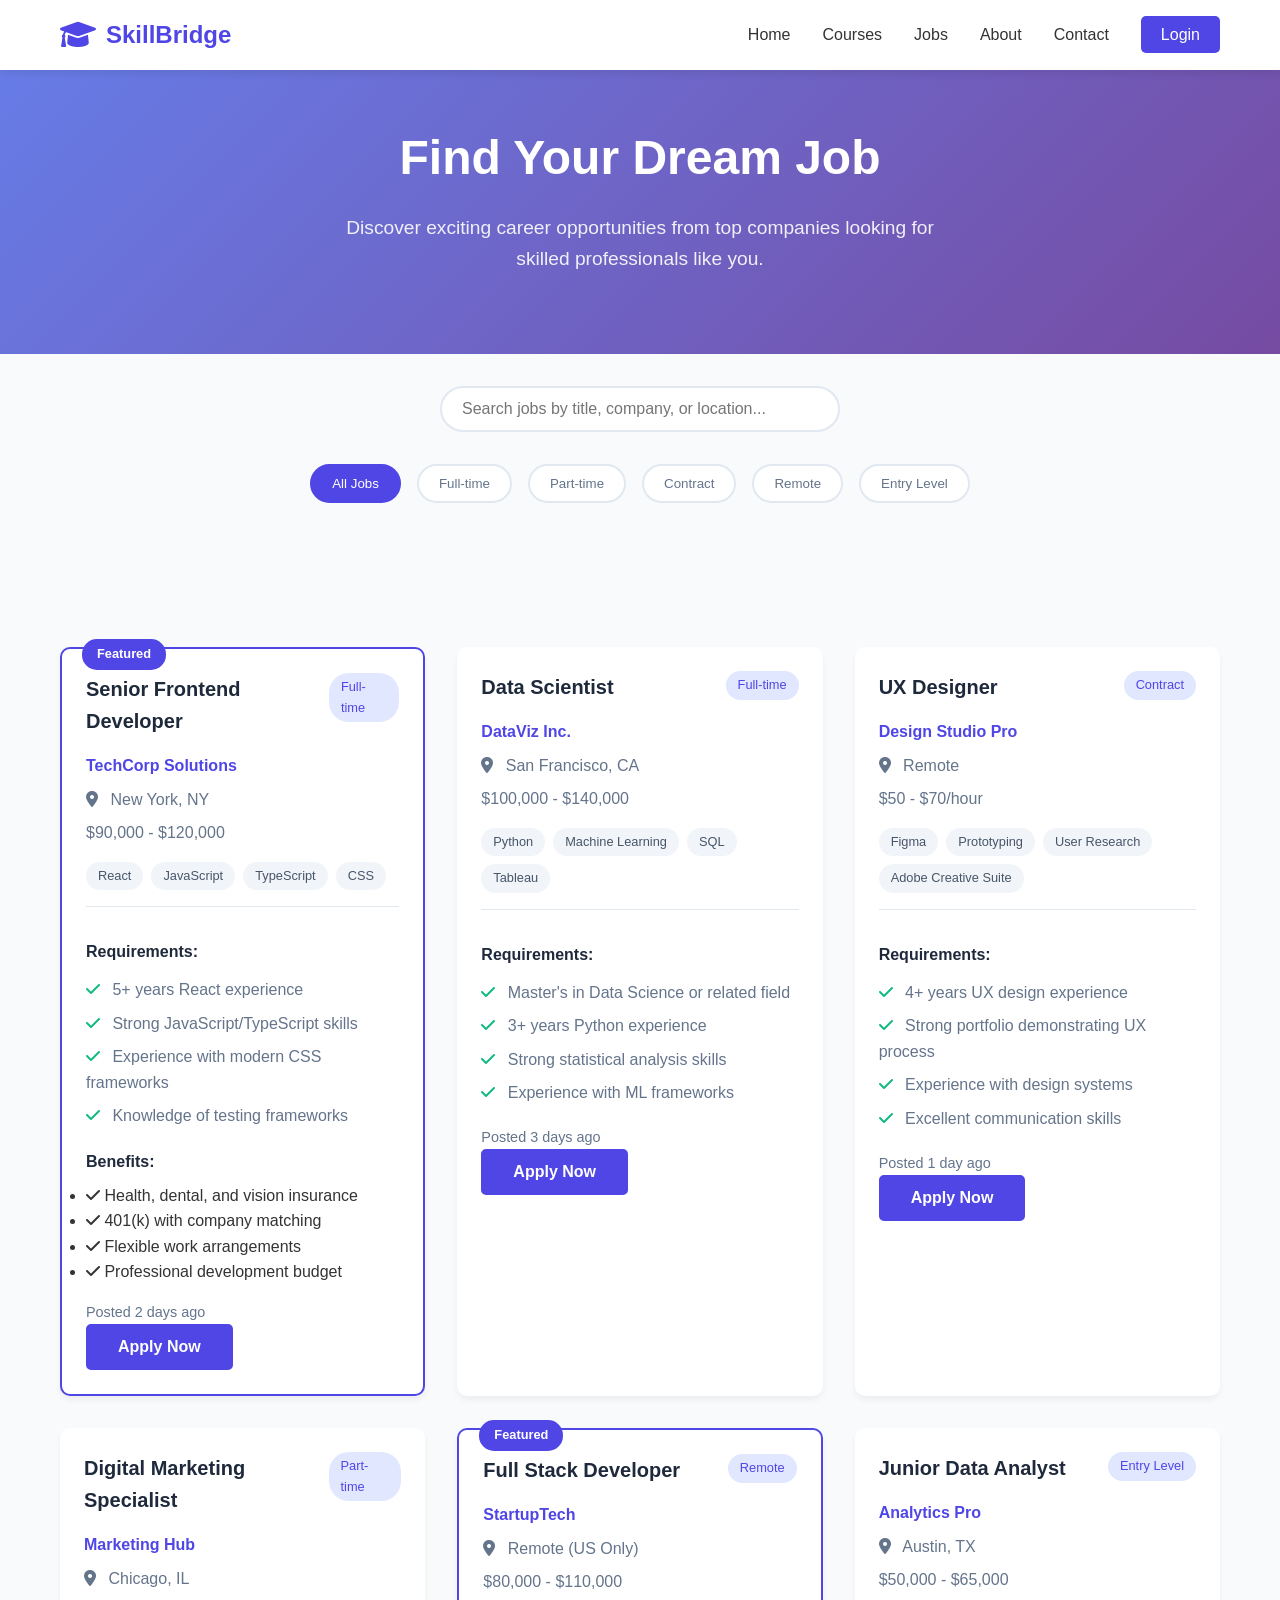
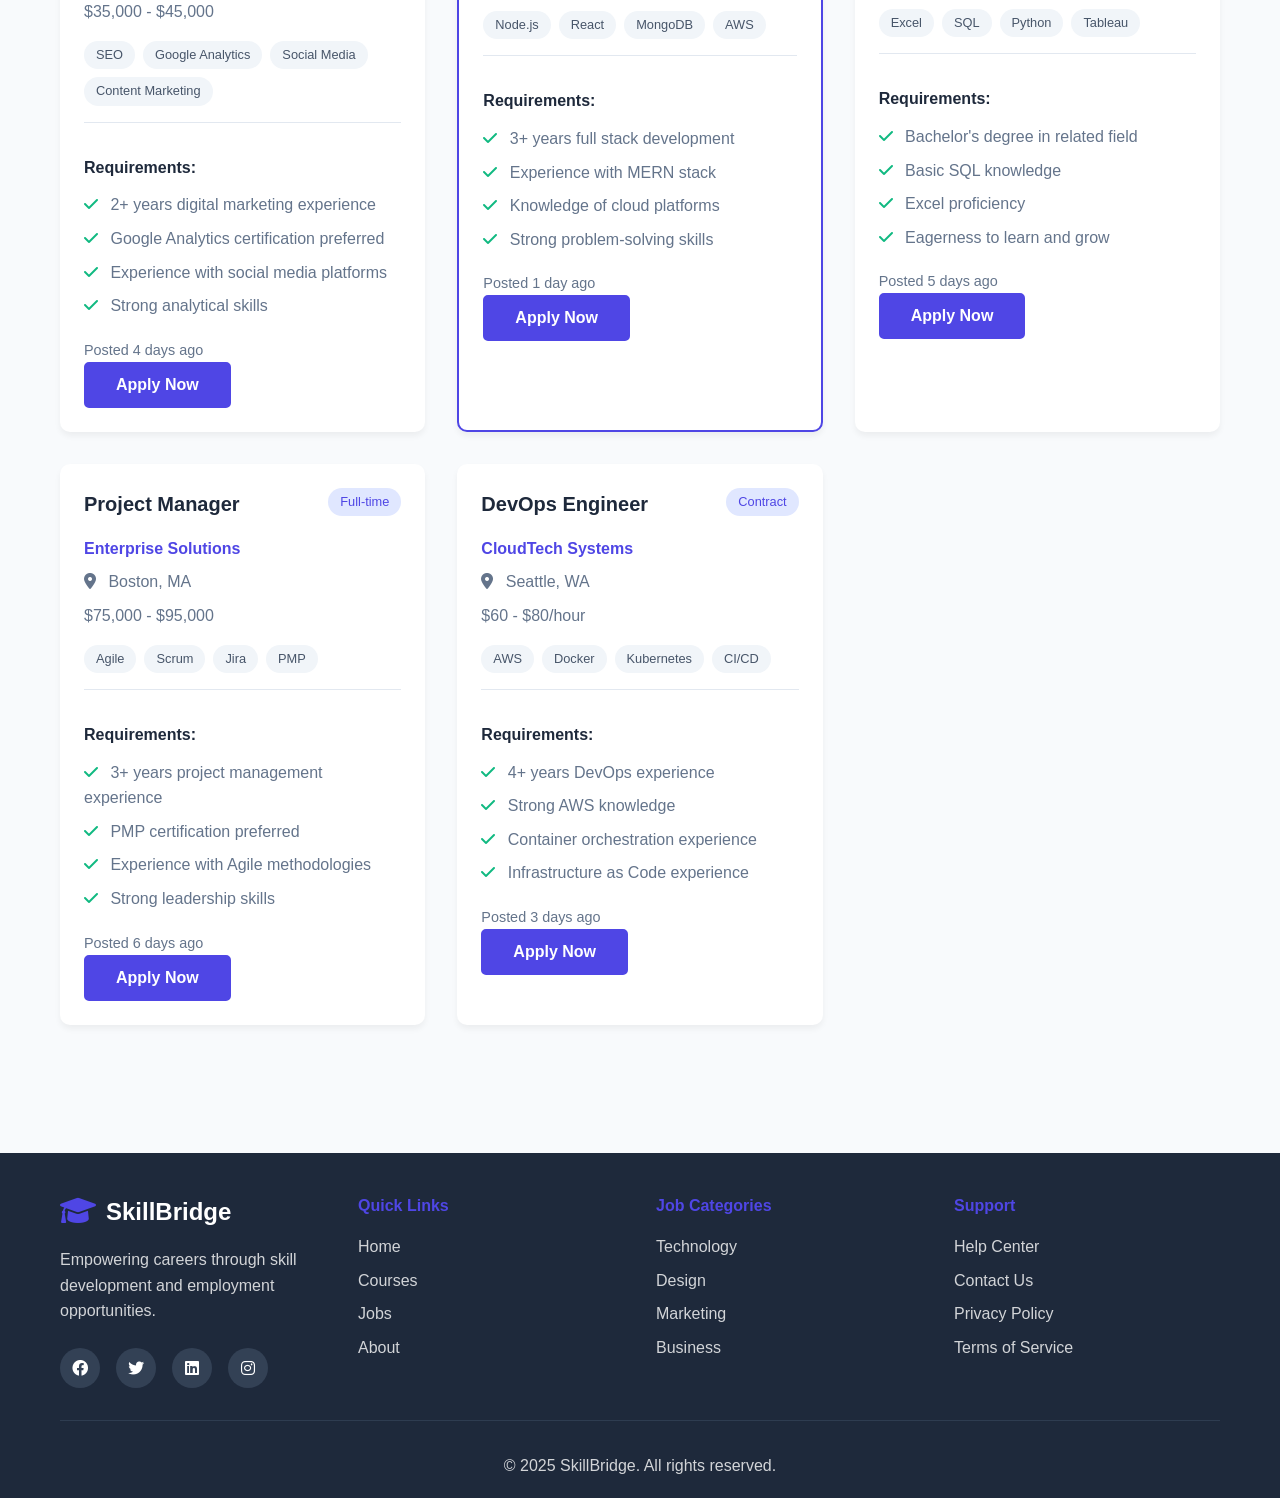
<file: jobs.html>
<!DOCTYPE html>
<html lang="en">
<head>
    <meta charset="UTF-8">
    <meta name="viewport" content="width=device-width, initial-scale=1.0">
    <title>Jobs - SkillBridge</title>
    <link rel="stylesheet" href="styles.css">
    <link href="https://cdnjs.cloudflare.com/ajax/libs/font-awesome/6.0.0/css/all.min.css" rel="stylesheet">
    <style>
        .jobs-hero {
            background: linear-gradient(135deg, #667eea 0%, #764ba2 100%);
            color: white;
            padding: 120px 0 80px;
            text-align: center;
        }
        
        .jobs-hero h1 {
            font-size: 3rem;
            margin-bottom: 1rem;
        }
        
        .jobs-hero p {
            font-size: 1.2rem;
            opacity: 0.9;
            max-width: 600px;
            margin: 0 auto;
        }
        
        .job-filters {
            padding: 2rem 0;
            background: #f8fafc;
        }
        
        .filter-container {
            display: flex;
            justify-content: center;
            flex-wrap: wrap;
            gap: 1rem;
            margin-bottom: 2rem;
        }
        
        .filter-btn {
            padding: 10px 20px;
            background: white;
            border: 2px solid #e2e8f0;
            border-radius: 25px;
            cursor: pointer;
            transition: all 0.3s ease;
            font-weight: 500;
            color: #64748b;
        }
        
        .filter-btn:hover,
        .filter-btn.active {
            background: #4f46e5;
            color: white;
            border-color: #4f46e5;
        }
        
        .search-container {
            display: flex;
            justify-content: center;
            margin-bottom: 2rem;
        }
        
        .search-input {
            width: 100%;
            max-width: 400px;
            padding: 12px 20px;
            border: 2px solid #e2e8f0;
            border-radius: 25px;
            font-size: 1rem;
            outline: none;
            transition: border-color 0.3s ease;
        }
        
        .search-input:focus {
            border-color: #059669;
        }
        
        .job-details {
            margin-top: 1rem;
            padding-top: 1rem;
            border-top: 1px solid #e2e8f0;
        }
        
        .job-requirements {
            margin: 1rem 0;
        }
        
        .job-requirements h4 {
            margin-bottom: 0.5rem;
            color: #1e293b;
        }
        
        .job-requirements ul {
            list-style: none;
            padding-left: 0;
        }
        
        .job-requirements li {
            padding: 0.25rem 0;
            color: #64748b;
        }
        
        .job-requirements li i {
            color: #10b981;
            margin-right: 0.5rem;
        }
        
        .job-benefits {
            margin: 1rem 0;
        }
        
        .job-benefits h4 {
            margin-bottom: 0.5rem;
            color: #1e293b;
        }
        
        .job-posted {
            font-size: 0.9rem;
            color: #64748b;
            margin-top: 1rem;
        }
        
        .job-card.featured {
            border: 2px solid #4f46e5;
            position: relative;
        }
        
        .job-card.featured::before {
            content: "Featured";
            position: absolute;
            top: -10px;
            left: 20px;
            background: #4f46e5;
            color: white;
            padding: 5px 15px;
            border-radius: 15px;
            font-size: 0.8rem;
            font-weight: 600;
        }
    </style>
</head>
<body>
    <!-- Navigation -->
    <nav class="navbar">
        <div class="nav-container">
            <div class="nav-logo">
                <i class="fas fa-graduation-cap"></i>
                <span>SkillBridge</span>
            </div>
            <ul class="nav-menu">
                <li><a href="index.html" class="nav-link">Home</a></li>
                <li><a href="courses.html" class="nav-link">Courses</a></li>
                <li><a href="jobs.html" class="nav-link">Jobs</a></li>
                <li><a href="index.html#about" class="nav-link">About</a></li>
                <li><a href="index.html#contact" class="nav-link">Contact</a></li>
                <li><a href="login.html" class="nav-link login-btn">Login</a></li>
            </ul>
            <div class="hamburger">
                <span class="bar"></span>
                <span class="bar"></span>
                <span class="bar"></span>
            </div>
        </div>
    </nav>

    <!-- Hero Section -->
    <section class="jobs-hero">
        <div class="container">
            <h1>Find Your Dream Job</h1>
            <p>Discover exciting career opportunities from top companies looking for skilled professionals like you.</p>
        </div>
    </section>

    <!-- Job Filters -->
    <section class="job-filters">
        <div class="container">
            <div class="search-container">
                <input type="text" class="search-input" placeholder="Search jobs by title, company, or location...">
            </div>
            <div class="filter-container">
                <button class="filter-btn active" data-filter="all">All Jobs</button>
                <button class="filter-btn" data-filter="full-time">Full-time</button>
                <button class="filter-btn" data-filter="part-time">Part-time</button>
                <button class="filter-btn" data-filter="contract">Contract</button>
                <button class="filter-btn" data-filter="remote">Remote</button>
                <button class="filter-btn" data-filter="entry-level">Entry Level</button>
            </div>
        </div>
    </section>

    <!-- Jobs Grid -->
    <section class="jobs">
        <div class="container">
            <div class="jobs-grid">
                <!-- Featured Jobs -->
                <div class="job-card featured" data-category="full-time">
                    <div class="job-header">
                        <h3>Senior Frontend Developer</h3>
                        <span class="job-type">Full-time</span>
                    </div>
                    <div class="job-company">TechCorp Solutions</div>
                    <div class="job-location"><i class="fas fa-map-marker-alt"></i> New York, NY</div>
                    <div class="job-salary">$90,000 - $120,000</div>
                    <div class="job-skills">
                        <span class="skill-tag">React</span>
                        <span class="skill-tag">JavaScript</span>
                        <span class="skill-tag">TypeScript</span>
                        <span class="skill-tag">CSS</span>
                    </div>
                    <div class="job-details">
                        <div class="job-requirements">
                            <h4>Requirements:</h4>
                            <ul>
                                <li><i class="fas fa-check"></i> 5+ years React experience</li>
                                <li><i class="fas fa-check"></i> Strong JavaScript/TypeScript skills</li>
                                <li><i class="fas fa-check"></i> Experience with modern CSS frameworks</li>
                                <li><i class="fas fa-check"></i> Knowledge of testing frameworks</li>
                            </ul>
                        </div>
                        <div class="job-benefits">
                            <h4>Benefits:</h4>
                            <ul>
                                <li><i class="fas fa-check"></i> Health, dental, and vision insurance</li>
                                <li><i class="fas fa-check"></i> 401(k) with company matching</li>
                                <li><i class="fas fa-check"></i> Flexible work arrangements</li>
                                <li><i class="fas fa-check"></i> Professional development budget</li>
                            </ul>
                        </div>
                    </div>
                    <div class="job-posted">Posted 2 days ago</div>
                    <button class="btn btn-primary" onclick="applyForJob('Senior Frontend Developer', 'TechCorp Solutions')">Apply Now</button>
                </div>

                <div class="job-card" data-category="full-time">
                    <div class="job-header">
                        <h3>Data Scientist</h3>
                        <span class="job-type">Full-time</span>
                    </div>
                    <div class="job-company">DataViz Inc.</div>
                    <div class="job-location"><i class="fas fa-map-marker-alt"></i> San Francisco, CA</div>
                    <div class="job-salary">$100,000 - $140,000</div>
                    <div class="job-skills">
                        <span class="skill-tag">Python</span>
                        <span class="skill-tag">Machine Learning</span>
                        <span class="skill-tag">SQL</span>
                        <span class="skill-tag">Tableau</span>
                    </div>
                    <div class="job-details">
                        <div class="job-requirements">
                            <h4>Requirements:</h4>
                            <ul>
                                <li><i class="fas fa-check"></i> Master's in Data Science or related field</li>
                                <li><i class="fas fa-check"></i> 3+ years Python experience</li>
                                <li><i class="fas fa-check"></i> Strong statistical analysis skills</li>
                                <li><i class="fas fa-check"></i> Experience with ML frameworks</li>
                            </ul>
                        </div>
                    </div>
                    <div class="job-posted">Posted 3 days ago</div>
                    <button class="btn btn-primary" onclick="applyForJob('Data Scientist', 'DataViz Inc.')">Apply Now</button>
                </div>

                <div class="job-card" data-category="contract">
                    <div class="job-header">
                        <h3>UX Designer</h3>
                        <span class="job-type">Contract</span>
                    </div>
                    <div class="job-company">Design Studio Pro</div>
                    <div class="job-location"><i class="fas fa-map-marker-alt"></i> Remote</div>
                    <div class="job-salary">$50 - $70/hour</div>
                    <div class="job-skills">
                        <span class="skill-tag">Figma</span>
                        <span class="skill-tag">Prototyping</span>
                        <span class="skill-tag">User Research</span>
                        <span class="skill-tag">Adobe Creative Suite</span>
                    </div>
                    <div class="job-details">
                        <div class="job-requirements">
                            <h4>Requirements:</h4>
                            <ul>
                                <li><i class="fas fa-check"></i> 4+ years UX design experience</li>
                                <li><i class="fas fa-check"></i> Strong portfolio demonstrating UX process</li>
                                <li><i class="fas fa-check"></i> Experience with design systems</li>
                                <li><i class="fas fa-check"></i> Excellent communication skills</li>
                            </ul>
                        </div>
                    </div>
                    <div class="job-posted">Posted 1 day ago</div>
                    <button class="btn btn-primary" onclick="applyForJob('UX Designer', 'Design Studio Pro')">Apply Now</button>
                </div>

                <div class="job-card" data-category="part-time">
                    <div class="job-header">
                        <h3>Digital Marketing Specialist</h3>
                        <span class="job-type">Part-time</span>
                    </div>
                    <div class="job-company">Marketing Hub</div>
                    <div class="job-location"><i class="fas fa-map-marker-alt"></i> Chicago, IL</div>
                    <div class="job-salary">$35,000 - $45,000</div>
                    <div class="job-skills">
                        <span class="skill-tag">SEO</span>
                        <span class="skill-tag">Google Analytics</span>
                        <span class="skill-tag">Social Media</span>
                        <span class="skill-tag">Content Marketing</span>
                    </div>
                    <div class="job-details">
                        <div class="job-requirements">
                            <h4>Requirements:</h4>
                            <ul>
                                <li><i class="fas fa-check"></i> 2+ years digital marketing experience</li>
                                <li><i class="fas fa-check"></i> Google Analytics certification preferred</li>
                                <li><i class="fas fa-check"></i> Experience with social media platforms</li>
                                <li><i class="fas fa-check"></i> Strong analytical skills</li>
                            </ul>
                        </div>
                    </div>
                    <div class="job-posted">Posted 4 days ago</div>
                    <button class="btn btn-primary" onclick="applyForJob('Digital Marketing Specialist', 'Marketing Hub')">Apply Now</button>
                </div>

                <div class="job-card featured" data-category="remote">
                    <div class="job-header">
                        <h3>Full Stack Developer</h3>
                        <span class="job-type">Remote</span>
                    </div>
                    <div class="job-company">StartupTech</div>
                    <div class="job-location"><i class="fas fa-map-marker-alt"></i> Remote (US Only)</div>
                    <div class="job-salary">$80,000 - $110,000</div>
                    <div class="job-skills">
                        <span class="skill-tag">Node.js</span>
                        <span class="skill-tag">React</span>
                        <span class="skill-tag">MongoDB</span>
                        <span class="skill-tag">AWS</span>
                    </div>
                    <div class="job-details">
                        <div class="job-requirements">
                            <h4>Requirements:</h4>
                            <ul>
                                <li><i class="fas fa-check"></i> 3+ years full stack development</li>
                                <li><i class="fas fa-check"></i> Experience with MERN stack</li>
                                <li><i class="fas fa-check"></i> Knowledge of cloud platforms</li>
                                <li><i class="fas fa-check"></i> Strong problem-solving skills</li>
                            </ul>
                        </div>
                    </div>
                    <div class="job-posted">Posted 1 day ago</div>
                    <button class="btn btn-primary" onclick="applyForJob('Full Stack Developer', 'StartupTech')">Apply Now</button>
                </div>

                <div class="job-card" data-category="entry-level">
                    <div class="job-header">
                        <h3>Junior Data Analyst</h3>
                        <span class="job-type">Entry Level</span>
                    </div>
                    <div class="job-company">Analytics Pro</div>
                    <div class="job-location"><i class="fas fa-map-marker-alt"></i> Austin, TX</div>
                    <div class="job-salary">$50,000 - $65,000</div>
                    <div class="job-skills">
                        <span class="skill-tag">Excel</span>
                        <span class="skill-tag">SQL</span>
                        <span class="skill-tag">Python</span>
                        <span class="skill-tag">Tableau</span>
                    </div>
                    <div class="job-details">
                        <div class="job-requirements">
                            <h4>Requirements:</h4>
                            <ul>
                                <li><i class="fas fa-check"></i> Bachelor's degree in related field</li>
                                <li><i class="fas fa-check"></i> Basic SQL knowledge</li>
                                <li><i class="fas fa-check"></i> Excel proficiency</li>
                                <li><i class="fas fa-check"></i> Eagerness to learn and grow</li>
                            </ul>
                        </div>
                    </div>
                    <div class="job-posted">Posted 5 days ago</div>
                    <button class="btn btn-primary" onclick="applyForJob('Junior Data Analyst', 'Analytics Pro')">Apply Now</button>
                </div>

                <div class="job-card" data-category="full-time">
                    <div class="job-header">
                        <h3>Project Manager</h3>
                        <span class="job-type">Full-time</span>
                    </div>
                    <div class="job-company">Enterprise Solutions</div>
                    <div class="job-location"><i class="fas fa-map-marker-alt"></i> Boston, MA</div>
                    <div class="job-salary">$75,000 - $95,000</div>
                    <div class="job-skills">
                        <span class="skill-tag">Agile</span>
                        <span class="skill-tag">Scrum</span>
                        <span class="skill-tag">Jira</span>
                        <span class="skill-tag">PMP</span>
                    </div>
                    <div class="job-details">
                        <div class="job-requirements">
                            <h4>Requirements:</h4>
                            <ul>
                                <li><i class="fas fa-check"></i> 3+ years project management experience</li>
                                <li><i class="fas fa-check"></i> PMP certification preferred</li>
                                <li><i class="fas fa-check"></i> Experience with Agile methodologies</li>
                                <li><i class="fas fa-check"></i> Strong leadership skills</li>
                            </ul>
                        </div>
                    </div>
                    <div class="job-posted">Posted 6 days ago</div>
                    <button class="btn btn-primary" onclick="applyForJob('Project Manager', 'Enterprise Solutions')">Apply Now</button>
                </div>

                <div class="job-card" data-category="contract">
                    <div class="job-header">
                        <h3>DevOps Engineer</h3>
                        <span class="job-type">Contract</span>
                    </div>
                    <div class="job-company">CloudTech Systems</div>
                    <div class="job-location"><i class="fas fa-map-marker-alt"></i> Seattle, WA</div>
                    <div class="job-salary">$60 - $80/hour</div>
                    <div class="job-skills">
                        <span class="skill-tag">AWS</span>
                        <span class="skill-tag">Docker</span>
                        <span class="skill-tag">Kubernetes</span>
                        <span class="skill-tag">CI/CD</span>
                    </div>
                    <div class="job-details">
                        <div class="job-requirements">
                            <h4>Requirements:</h4>
                            <ul>
                                <li><i class="fas fa-check"></i> 4+ years DevOps experience</li>
                                <li><i class="fas fa-check"></i> Strong AWS knowledge</li>
                                <li><i class="fas fa-check"></i> Container orchestration experience</li>
                                <li><i class="fas fa-check"></i> Infrastructure as Code experience</li>
                            </ul>
                        </div>
                    </div>
                    <div class="job-posted">Posted 3 days ago</div>
                    <button class="btn btn-primary" onclick="applyForJob('DevOps Engineer', 'CloudTech Systems')">Apply Now</button>
                </div>
            </div>
        </div>
    </section>

    <!-- Footer -->
    <footer class="footer">
        <div class="container">
            <div class="footer-content">
                <div class="footer-section">
                    <div class="footer-logo">
                        <i class="fas fa-graduation-cap"></i>
                        <span>SkillBridge</span>
                    </div>
                    <p>Empowering careers through skill development and employment opportunities.</p>
                    <div class="social-links">
                        <a href="#"><i class="fab fa-facebook"></i></a>
                        <a href="#"><i class="fab fa-twitter"></i></a>
                        <a href="#"><i class="fab fa-linkedin"></i></a>
                        <a href="#"><i class="fab fa-instagram"></i></a>
                    </div>
                </div>
                <div class="footer-section">
                    <h4>Quick Links</h4>
                    <ul>
                        <li><a href="index.html">Home</a></li>
                        <li><a href="courses.html">Courses</a></li>
                        <li><a href="jobs.html">Jobs</a></li>
                        <li><a href="index.html#about">About</a></li>
                    </ul>
                </div>
                <div class="footer-section">
                    <h4>Job Categories</h4>
                    <ul>
                        <li><a href="#">Technology</a></li>
                        <li><a href="#">Design</a></li>
                        <li><a href="#">Marketing</a></li>
                        <li><a href="#">Business</a></li>
                    </ul>
                </div>
                <div class="footer-section">
                    <h4>Support</h4>
                    <ul>
                        <li><a href="#">Help Center</a></li>
                        <li><a href="#">Contact Us</a></li>
                        <li><a href="#">Privacy Policy</a></li>
                        <li><a href="#">Terms of Service</a></li>
                    </ul>
                </div>
            </div>
            <div class="footer-bottom">
                <p>&copy; 2025 SkillBridge. All rights reserved.</p>
            </div>
        </div>
    </footer>

    <script src="script.js"></script>
</body>
</html>
</file>
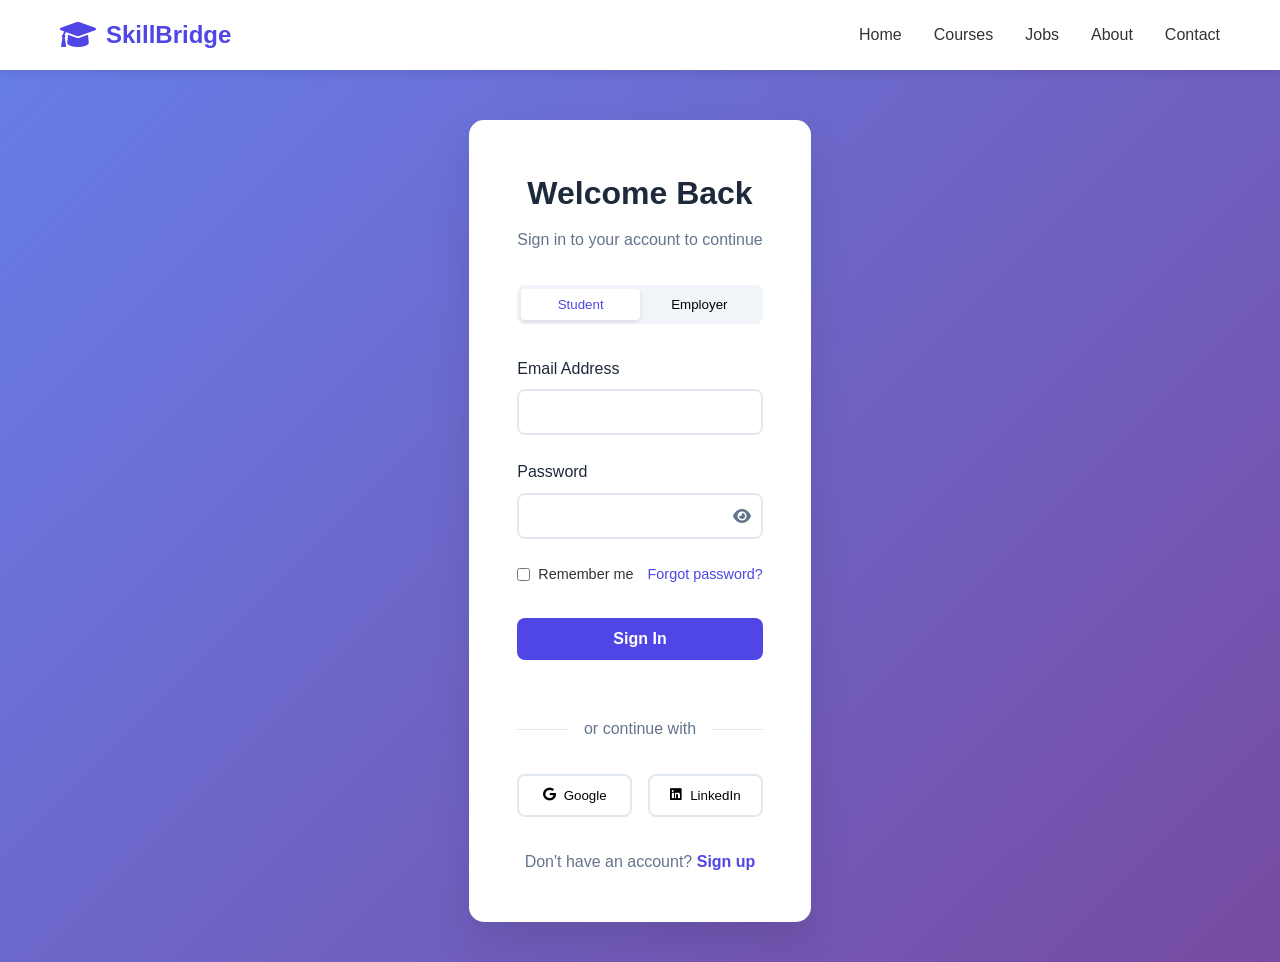
<file: login.html>
<!DOCTYPE html>
<html lang="en">
<head>
    <meta charset="UTF-8">
    <meta name="viewport" content="width=device-width, initial-scale=1.0">
    <title>Login - SkillBridge</title>
    <link rel="stylesheet" href="styles.css">
    <link href="https://cdnjs.cloudflare.com/ajax/libs/font-awesome/6.0.0/css/all.min.css" rel="stylesheet">
    <style>
        .login-container {
            min-height: 100vh;
            display: flex;
            align-items: center;
            background: linear-gradient(135deg, #667eea 0%, #764ba2 100%);
            padding: 120px 0 40px;
        }
        
        .login-box {
            background: white;
            padding: 3rem;
            border-radius: 15px;
            box-shadow: 0 20px 40px rgba(0,0,0,0.1);
            width: 100%;
            max-width: 400px;
            margin: 0 auto;
        }
        
        .login-header {
            text-align: center;
            margin-bottom: 2rem;
        }
        
        .login-header h1 {
            color: #1e293b;
            margin-bottom: 0.5rem;
        }
        
        .login-header p {
            color: #64748b;
        }
        
        .form-group {
            margin-bottom: 1.5rem;
        }
        
        .form-group label {
            display: block;
            margin-bottom: 0.5rem;
            color: #1e293b;
            font-weight: 500;
        }
        
        .form-group input {
            width: 100%;
            padding: 12px 16px;
            border: 2px solid #e2e8f0;
            border-radius: 8px;
            font-size: 1rem;
            transition: border-color 0.3s ease;
        }
        
        .form-group input:focus {
            outline: none;
            border-color: #4f46e5;
        }
        
        .password-container {
            position: relative;
        }
        
        .password-toggle {
            position: absolute;
            right: 12px;
            top: 50%;
            transform: translateY(-50%);
            cursor: pointer;
            color: #64748b;
        }
        
        .form-options {
            display: flex;
            justify-content: space-between;
            align-items: center;
            margin-bottom: 2rem;
            font-size: 0.9rem;
        }
        
        .remember-me {
            display: flex;
            align-items: center;
            gap: 0.5rem;
        }
        
        .forgot-password {
            color: #4f46e5;
            text-decoration: none;
            transition: color 0.3s ease;
        }
        
        .forgot-password:hover {
            color: #3730a3;
        }
        
        .login-btn {
            width: 100%;
            padding: 12px;
            background: #4f46e5;
            color: white;
            border: none;
            border-radius: 8px;
            font-size: 1rem;
            font-weight: 600;
            cursor: pointer;
            transition: background 0.3s ease;
            margin-bottom: 1.5rem;
        }
        
        .login-btn:hover {
            background: #3730a3;
        }
        
        .login-divider {
            text-align: center;
            margin: 2rem 0;
            position: relative;
            color: #64748b;
        }
        
        .login-divider::before {
            content: '';
            position: absolute;
            top: 50%;
            left: 0;
            right: 0;
            height: 1px;
            background: #e2e8f0;
            z-index: 1;
        }
        
        .login-divider span {
            background: white;
            padding: 0 1rem;
            position: relative;
            z-index: 2;
        }
        
        .social-login {
            display: flex;
            gap: 1rem;
            margin-bottom: 2rem;
        }
        
        .social-btn {
            flex: 1;
            padding: 12px;
            border: 2px solid #e2e8f0;
            border-radius: 8px;
            background: white;
            cursor: pointer;
            transition: all 0.3s ease;
            display: flex;
            align-items: center;
            justify-content: center;
            gap: 0.5rem;
            font-weight: 500;
        }
        
        .social-btn:hover {
            border-color: #4f46e5;
            color: #4f46e5;
        }
        
        .signup-link {
            text-align: center;
            color: #64748b;
        }
        
        .signup-link a {
            color: #4f46e5;
            text-decoration: none;
            font-weight: 600;
        }
        
        .signup-link a:hover {
            color: #3730a3;
        }
        
        .user-type-toggle {
            display: flex;
            background: #f1f5f9;
            border-radius: 8px;
            padding: 4px;
            margin-bottom: 2rem;
        }
        
        .user-type-btn {
            flex: 1;
            padding: 8px 16px;
            border: none;
            background: transparent;
            border-radius: 4px;
            cursor: pointer;
            transition: all 0.3s ease;
            font-weight: 500;
        }
        
        .user-type-btn.active {
            background: white;
            color: #4f46e5;
            box-shadow: 0 2px 4px rgba(0,0,0,0.1);
        }
    </style>
</head>
<body>
    <!-- Navigation -->
    <nav class="navbar">
        <div class="nav-container">
            <div class="nav-logo">
                <i class="fas fa-graduation-cap"></i>
                <span>SkillBridge</span>
            </div>
            <ul class="nav-menu">
                <li><a href="index.html" class="nav-link">Home</a></li>
                <li><a href="courses.html" class="nav-link">Courses</a></li>
                <li><a href="jobs.html" class="nav-link">Jobs</a></li>
                <li><a href="index.html#about" class="nav-link">About</a></li>
                <li><a href="index.html#contact" class="nav-link">Contact</a></li>
            </ul>
            <div class="hamburger">
                <span class="bar"></span>
                <span class="bar"></span>
                <span class="bar"></span>
            </div>
        </div>
    </nav>

    <!-- Login Container -->
    <div class="login-container">
        <div class="container">
            <div class="login-box">
                <div class="login-header">
                    <h1>Welcome Back</h1>
                    <p>Sign in to your account to continue</p>
                </div>

                <!-- User Type Toggle -->
                <div class="user-type-toggle">
                    <button class="user-type-btn active" onclick="toggleUserType('student')">Student</button>
                    <button class="user-type-btn" onclick="toggleUserType('employer')">Employer</button>
                </div>

                <!-- Login Form -->
                <form id="loginForm" class="login-form">
                    <div class="form-group">
                        <label for="email">Email Address</label>
                        <input type="email" id="email" name="email" required>
                    </div>

                    <div class="form-group">
                        <label for="password">Password</label>
                        <div class="password-container">
                            <input type="password" id="password" name="password" required>
                            <i class="fas fa-eye password-toggle" onclick="togglePassword()"></i>
                        </div>
                    </div>

                    <div class="form-options">
                        <div class="remember-me">
                            <input type="checkbox" id="remember" name="remember">
                            <label for="remember">Remember me</label>
                        </div>
                        <a href="#" class="forgot-password">Forgot password?</a>
                    </div>

                    <button type="submit" class="login-btn">Sign In</button>
                </form>

                <!-- Social Login -->
                <div class="login-divider">
                    <span>or continue with</span>
                </div>

                <div class="social-login">
                    <button class="social-btn" onclick="socialLogin('google')">
                        <i class="fab fa-google"></i>
                        Google
                    </button>
                    <button class="social-btn" onclick="socialLogin('linkedin')">
                        <i class="fab fa-linkedin"></i>
                        LinkedIn
                    </button>
                </div>

                <!-- Signup Link -->
                <div class="signup-link">
                    Don't have an account? <a href="signup.html">Sign up</a>
                </div>
            </div>
        </div>
    </div>

    <script src="script.js"></script>
    <script>
        // Login form submission
        document.getElementById('loginForm').addEventListener('submit', function(e) {
            e.preventDefault();
            
            const email = document.getElementById('email').value;
            const password = document.getElementById('password').value;
            const userType = document.querySelector('.user-type-btn.active').textContent.toLowerCase();
            
            // Simple validation
            if (!email || !password) {
                alert('Please fill in all fields.');
                return;
            }
            
            // Simulate login process
            const submitBtn = document.querySelector('.login-btn');
            const originalText = submitBtn.textContent;
            submitBtn.textContent = 'Signing In...';
            submitBtn.disabled = true;
            
            setTimeout(() => {
                alert(`Welcome back! You have successfully logged in as a ${userType}.`);
                // Redirect to dashboard or home page
                window.location.href = 'index.html';
            }, 2000);
        });

        // Toggle password visibility
        function togglePassword() {
            const passwordInput = document.getElementById('password');
            const toggleIcon = document.querySelector('.password-toggle');
            
            if (passwordInput.type === 'password') {
                passwordInput.type = 'text';
                toggleIcon.classList.replace('fa-eye', 'fa-eye-slash');
            } else {
                passwordInput.type = 'password';
                toggleIcon.classList.replace('fa-eye-slash', 'fa-eye');
            }
        }

        // Toggle user type
        function toggleUserType(type) {
            const buttons = document.querySelectorAll('.user-type-btn');
            buttons.forEach(btn => btn.classList.remove('active'));
            
            event.target.classList.add('active');
            
            // You can add specific logic for different user types here
            console.log('Selected user type:', type);
        }

        // Social login
        function socialLogin(provider) {
            alert(`Social login with ${provider} is not implemented yet. This would redirect to ${provider}'s OAuth flow.`);
        }

        // Forgot password
        document.querySelector('.forgot-password').addEventListener('click', function(e) {
            e.preventDefault();
            const email = prompt('Please enter your email address:');
            if (email) {
                alert('Password reset instructions have been sent to your email.');
            }
        });
    </script>
</body>
</html>
</file>
<file: styles.css>
* {
    margin: 0;
    padding: 0;
    box-sizing: border-box;
}

body {
    font-family: 'Segoe UI', Tahoma, Geneva, Verdana, sans-serif;
    line-height: 1.6;
    color: #333;
}

.container {
    max-width: 1200px;
    margin: 0 auto;
    padding: 0 20px;
}

/* Navigation */
.navbar {
    background: #fff;
    box-shadow: 0 2px 10px rgba(0,0,0,0.1);
    position: fixed;
    top: 0;
    width: 100%;
    z-index: 1000;
}

.nav-container {
    max-width: 1200px;
    margin: 0 auto;
    padding: 0 20px;
    display: flex;
    justify-content: space-between;
    align-items: center;
    height: 70px;
}

.nav-logo {
    display: flex;
    align-items: center;
    font-size: 1.5rem;
    font-weight: bold;
    color: #4f46e5;
}

.nav-logo i {
    margin-right: 10px;
    font-size: 1.8rem;
}

.nav-menu {
    display: flex;
    list-style: none;
    align-items: center;
}

.nav-menu li {
    margin-left: 2rem;
}

.nav-link {
    text-decoration: none;
    color: #333;
    font-weight: 500;
    transition: color 0.3s ease;
}

.nav-link:hover {
    color: #4f46e5;
}

.login-btn {
    background: #4f46e5;
    color: white !important;
    padding: 10px 20px;
    border-radius: 5px;
    transition: background 0.3s ease;
}

.login-btn:hover {
    background: #3730a3;
}

.hamburger {
    display: none;
    flex-direction: column;
    cursor: pointer;
}

.bar {
    width: 25px;
    height: 3px;
    background: #333;
    margin: 3px 0;
    transition: 0.3s;
}

/* Hero Section */
.hero {
    background: linear-gradient(135deg, #667eea 0%, #764ba2 100%);
    color: white;
    padding: 120px 0 80px;
    display: flex;
    align-items: center;
    min-height: 100vh;
}

.hero-content {
    max-width: 1200px;
    margin: 0 auto;
    padding: 0 20px;
    display: grid;
    grid-template-columns: 1fr 1fr;
    gap: 4rem;
    align-items: center;
}

.hero-content h1 {
    font-size: 3rem;
    margin-bottom: 1.5rem;
    line-height: 1.2;
}

.hero-content p {
    font-size: 1.2rem;
    margin-bottom: 2rem;
    opacity: 0.9;
}

.hero-buttons {
    display: flex;
    gap: 1rem;
}

.btn {
    display: inline-block;
    padding: 12px 30px;
    text-decoration: none;
    border-radius: 5px;
    font-weight: 600;
    transition: all 0.3s ease;
    border: 2px solid transparent;
    cursor: pointer;
    font-size: 1rem;
}

.btn-primary {
    background: #4f46e5;
    color: white;
    border-color: #4f46e5;
}

.btn-primary:hover {
    background: #3730a3;
    border-color: #3730a3;
}

.btn-secondary {
    background: transparent;
    color: white;
    border-color: white;
}

.btn-secondary:hover {
    background: white;
    color: #4f46e5;
}

.btn-outline {
    background: transparent;
    color: #4f46e5;
    border-color: #4f46e5;
}

.btn-outline:hover {
    background: #4f46e5;
    color: white;
}

.hero-image {
    display: flex;
    justify-content: center;
    align-items: center;
}

.hero-illustration {
    width: 300px;
    height: 300px;
    background: rgba(255,255,255,0.1);
    border-radius: 50%;
    display: flex;
    align-items: center;
    justify-content: center;
    backdrop-filter: blur(10px);
}

.hero-illustration i {
    font-size: 8rem;
    color: rgba(255,255,255,0.8);
}

/* Features Section */
.features {
    padding: 80px 0;
    background: #f8fafc;
}

.features h2 {
    text-align: center;
    font-size: 2.5rem;
    margin-bottom: 3rem;
    color: #1e293b;
}

.features-grid {
    display: grid;
    grid-template-columns: repeat(auto-fit, minmax(250px, 1fr));
    gap: 2rem;
}

.feature-card {
    background: white;
    padding: 2rem;
    border-radius: 10px;
    text-align: center;
    box-shadow: 0 4px 6px rgba(0,0,0,0.05);
    transition: transform 0.3s ease, box-shadow 0.3s ease;
}

.feature-card:hover {
    transform: translateY(-5px);
    box-shadow: 0 8px 25px rgba(0,0,0,0.1);
}

.feature-icon {
    width: 80px;
    height: 80px;
    background: linear-gradient(135deg, #4f46e5, #7c3aed);
    border-radius: 50%;
    display: flex;
    align-items: center;
    justify-content: center;
    margin: 0 auto 1.5rem;
}

.feature-icon i {
    font-size: 2rem;
    color: white;
}

.feature-card h3 {
    font-size: 1.5rem;
    margin-bottom: 1rem;
    color: #1e293b;
}

.feature-card p {
    color: #64748b;
    line-height: 1.6;
}

/* Courses Section */
.courses {
    padding: 80px 0;
}

.courses h2 {
    text-align: center;
    font-size: 2.5rem;
    margin-bottom: 3rem;
    color: #1e293b;
}

.courses-grid {
    display: grid;
    grid-template-columns: repeat(auto-fit, minmax(350px, 1fr));
    gap: 2rem;
    margin-bottom: 3rem;
}

.course-card {
    background: white;
    border-radius: 10px;
    overflow: hidden;
    box-shadow: 0 4px 6px rgba(0,0,0,0.05);
    transition: transform 0.3s ease, box-shadow 0.3s ease;
}

.course-card:hover {
    transform: translateY(-5px);
    box-shadow: 0 12px 30px rgba(0,0,0,0.1);
}

.course-image {
    height: 200px;
    background: linear-gradient(135deg, #4f46e5, #7c3aed);
    display: flex;
    align-items: center;
    justify-content: center;
}

.course-image i {
    font-size: 4rem;
    color: white;
}

.course-content {
    padding: 1.5rem;
}

.course-content h3 {
    font-size: 1.5rem;
    margin-bottom: 1rem;
    color: #1e293b;
}

.course-content p {
    color: #64748b;
    margin-bottom: 1.5rem;
    line-height: 1.6;
}

.course-meta {
    display: flex;
    gap: 1rem;
    margin-bottom: 1rem;
    font-size: 0.9rem;
    color: #64748b;
}

.course-meta span {
    display: flex;
    align-items: center;
    gap: 0.5rem;
}

.course-price {
    font-size: 1.5rem;
    font-weight: bold;
    color: #4f46e5;
    margin-bottom: 1.5rem;
}

/* Jobs Section */
.jobs {
    padding: 80px 0;
    background: #f8fafc;
}

.jobs h2 {
    text-align: center;
    font-size: 2.5rem;
    margin-bottom: 3rem;
    color: #1e293b;
}

.jobs-grid {
    display: grid;
    grid-template-columns: repeat(auto-fit, minmax(350px, 1fr));
    gap: 2rem;
    margin-bottom: 3rem;
}

.job-card {
    background: white;
    padding: 1.5rem;
    border-radius: 10px;
    box-shadow: 0 4px 6px rgba(0,0,0,0.05);
    transition: transform 0.3s ease, box-shadow 0.3s ease;
}

.job-card:hover {
    transform: translateY(-3px);
    box-shadow: 0 8px 25px rgba(0,0,0,0.1);
}

.job-header {
    display: flex;
    justify-content: space-between;
    align-items: flex-start;
    margin-bottom: 1rem;
}

.job-header h3 {
    font-size: 1.25rem;
    color: #1e293b;
}

.job-type {
    background: #e0e7ff;
    color: #4f46e5;
    padding: 0.25rem 0.75rem;
    border-radius: 20px;
    font-size: 0.8rem;
    font-weight: 500;
}

.job-company {
    font-weight: 600;
    color: #4f46e5;
    margin-bottom: 0.5rem;
}

.job-location, .job-salary {
    color: #64748b;
    margin-bottom: 0.5rem;
}

.job-location i {
    margin-right: 0.5rem;
}

.job-skills {
    margin: 1rem 0;
    display: flex;
    flex-wrap: wrap;
    gap: 0.5rem;
}

.skill-tag {
    background: #f1f5f9;
    color: #475569;
    padding: 0.25rem 0.75rem;
    border-radius: 15px;
    font-size: 0.8rem;
}

/* Statistics Section */
.stats {
    padding: 80px 0;
    background: linear-gradient(135deg, #1e293b, #334155);
    color: white;
}

.stats-grid {
    display: grid;
    grid-template-columns: repeat(auto-fit, minmax(200px, 1fr));
    gap: 2rem;
}

.stat-item {
    text-align: center;
}

.stat-number {
    font-size: 3rem;
    font-weight: bold;
    margin-bottom: 0.5rem;
    color: #60a5fa;
}

.stat-label {
    font-size: 1.1rem;
    opacity: 0.9;
}

/* About Section */
.about {
    padding: 80px 0;
}

.about-content {
    display: grid;
    grid-template-columns: 1fr 1fr;
    gap: 4rem;
    align-items: center;
}

.about h2 {
    font-size: 2.5rem;
    margin-bottom: 1.5rem;
    color: #1e293b;
}

.about p {
    color: #64748b;
    margin-bottom: 1.5rem;
    line-height: 1.6;
}

.about-features {
    display: flex;
    flex-direction: column;
    gap: 1rem;
}

.about-feature {
    display: flex;
    align-items: center;
    gap: 1rem;
}

.about-feature i {
    color: #10b981;
    font-size: 1.2rem;
}

.about-image {
    display: flex;
    justify-content: center;
}

.about-illustration {
    width: 250px;
    height: 250px;
    background: linear-gradient(135deg, #4f46e5, #7c3aed);
    border-radius: 50%;
    display: flex;
    align-items: center;
    justify-content: center;
}

.about-illustration i {
    font-size: 6rem;
    color: white;
}

/* Contact Section */
.contact {
    padding: 80px 0;
    background: #f8fafc;
}

.contact h2 {
    text-align: center;
    font-size: 2.5rem;
    margin-bottom: 3rem;
    color: #1e293b;
}

.contact-content {
    display: grid;
    grid-template-columns: 1fr 1fr;
    gap: 4rem;
}

.contact-item {
    display: flex;
    align-items: center;
    gap: 1rem;
    margin-bottom: 2rem;
}

.contact-item i {
    width: 50px;
    height: 50px;
    background: #4f46e5;
    color: white;
    border-radius: 50%;
    display: flex;
    align-items: center;
    justify-content: center;
    font-size: 1.2rem;
}

.contact-item h4 {
    margin-bottom: 0.5rem;
    color: #1e293b;
}

.contact-item p {
    color: #64748b;
}

.contact-form {
    background: white;
    padding: 2rem;
    border-radius: 10px;
    box-shadow: 0 4px 6px rgba(0,0,0,0.05);
}

.form-group {
    margin-bottom: 1.5rem;
}

.form-group input,
.form-group textarea {
    width: 100%;
    padding: 12px;
    border: 2px solid #e2e8f0;
    border-radius: 5px;
    font-size: 1rem;
    transition: border-color 0.3s ease;
}

.form-group input:focus,
.form-group textarea:focus {
    outline: none;
    border-color: #4f46e5;
}

/* Footer */
.footer {
    background: #1e293b;
    color: white;
    padding: 40px 0 20px;
}

.footer-content {
    display: grid;
    grid-template-columns: repeat(auto-fit, minmax(250px, 1fr));
    gap: 2rem;
    margin-bottom: 2rem;
}

.footer-logo {
    display: flex;
    align-items: center;
    font-size: 1.5rem;
    font-weight: bold;
    margin-bottom: 1rem;
}

.footer-logo i {
    margin-right: 10px;
    font-size: 1.8rem;
    color: #4f46e5;
}

.footer-section p {
    margin-bottom: 1.5rem;
    opacity: 0.8;
    line-height: 1.6;
}

.footer-section h4 {
    margin-bottom: 1rem;
    color: #4f46e5;
}

.footer-section ul {
    list-style: none;
}

.footer-section ul li {
    margin-bottom: 0.5rem;
}

.footer-section ul li a {
    color: rgba(255,255,255,0.8);
    text-decoration: none;
    transition: color 0.3s ease;
}

.footer-section ul li a:hover {
    color: #4f46e5;
}

.social-links {
    display: flex;
    gap: 1rem;
}

.social-links a {
    width: 40px;
    height: 40px;
    background: #334155;
    color: white;
    border-radius: 50%;
    display: flex;
    align-items: center;
    justify-content: center;
    text-decoration: none;
    transition: background 0.3s ease;
}

.social-links a:hover {
    background: #4f46e5;
}

.footer-bottom {
    text-align: center;
    padding-top: 2rem;
    border-top: 1px solid #334155;
    opacity: 0.8;
}

.text-center {
    text-align: center;
}

/* Responsive Design */
@media (max-width: 768px) {
    .hamburger {
        display: flex;
    }
    
    .nav-menu {
        position: fixed;
        left: -100%;
        top: 70px;
        flex-direction: column;
        background-color: white;
        width: 100%;
        text-align: center;
        transition: 0.3s;
        box-shadow: 0 10px 27px rgba(0,0,0,0.05);
        padding: 2rem 0;
    }
    
    .nav-menu.active {
        left: 0;
    }
    
    .nav-menu li {
        margin: 1rem 0;
    }
    
    .hero-content {
        grid-template-columns: 1fr;
        text-align: center;
    }
    
    .hero-content h1 {
        font-size: 2rem;
    }
    
    .hero-buttons {
        justify-content: center;
        flex-wrap: wrap;
    }
    
    .features-grid,
    .courses-grid,
    .jobs-grid {
        grid-template-columns: 1fr;
    }
    
    .stats-grid {
        grid-template-columns: repeat(2, 1fr);
    }
    
    .about-content,
    .contact-content {
        grid-template-columns: 1fr;
        gap: 2rem;
    }
    
    .footer-content {
        grid-template-columns: 1fr;
        text-align: center;
    }
}
</file>
